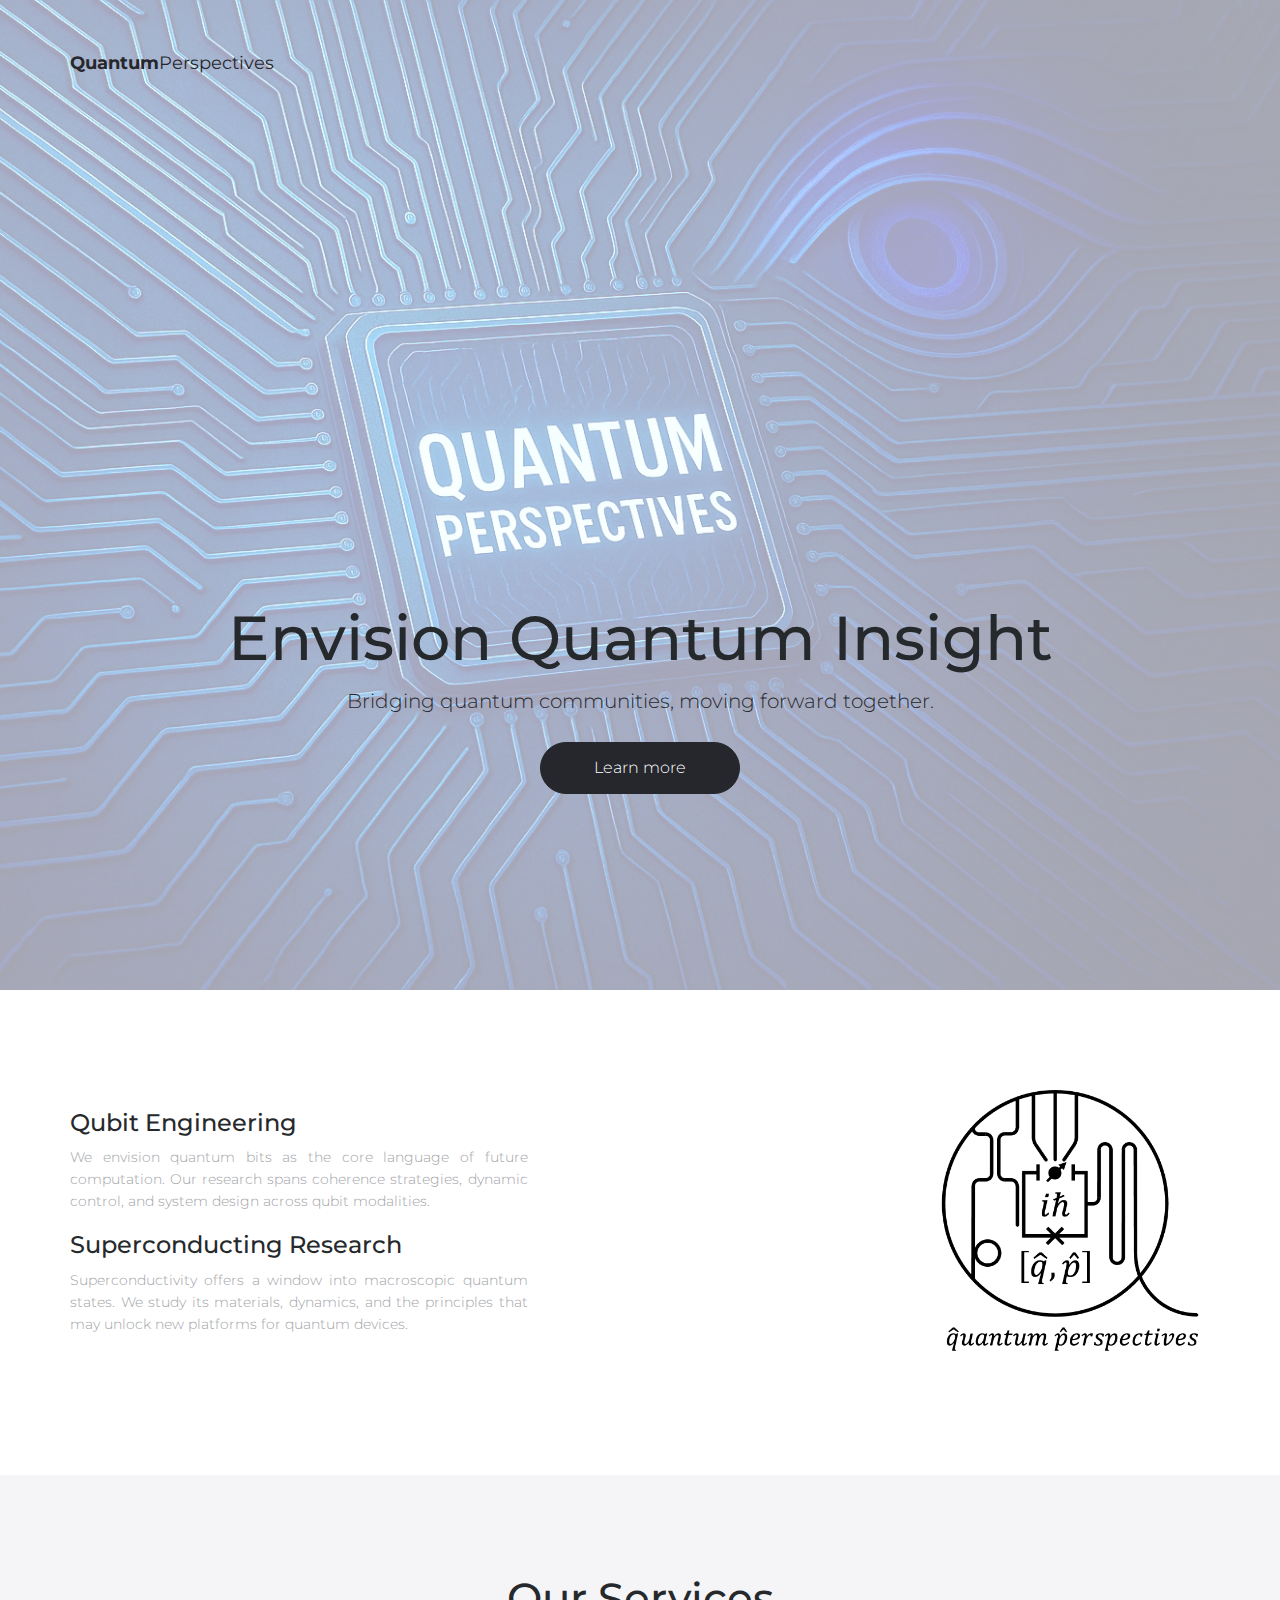
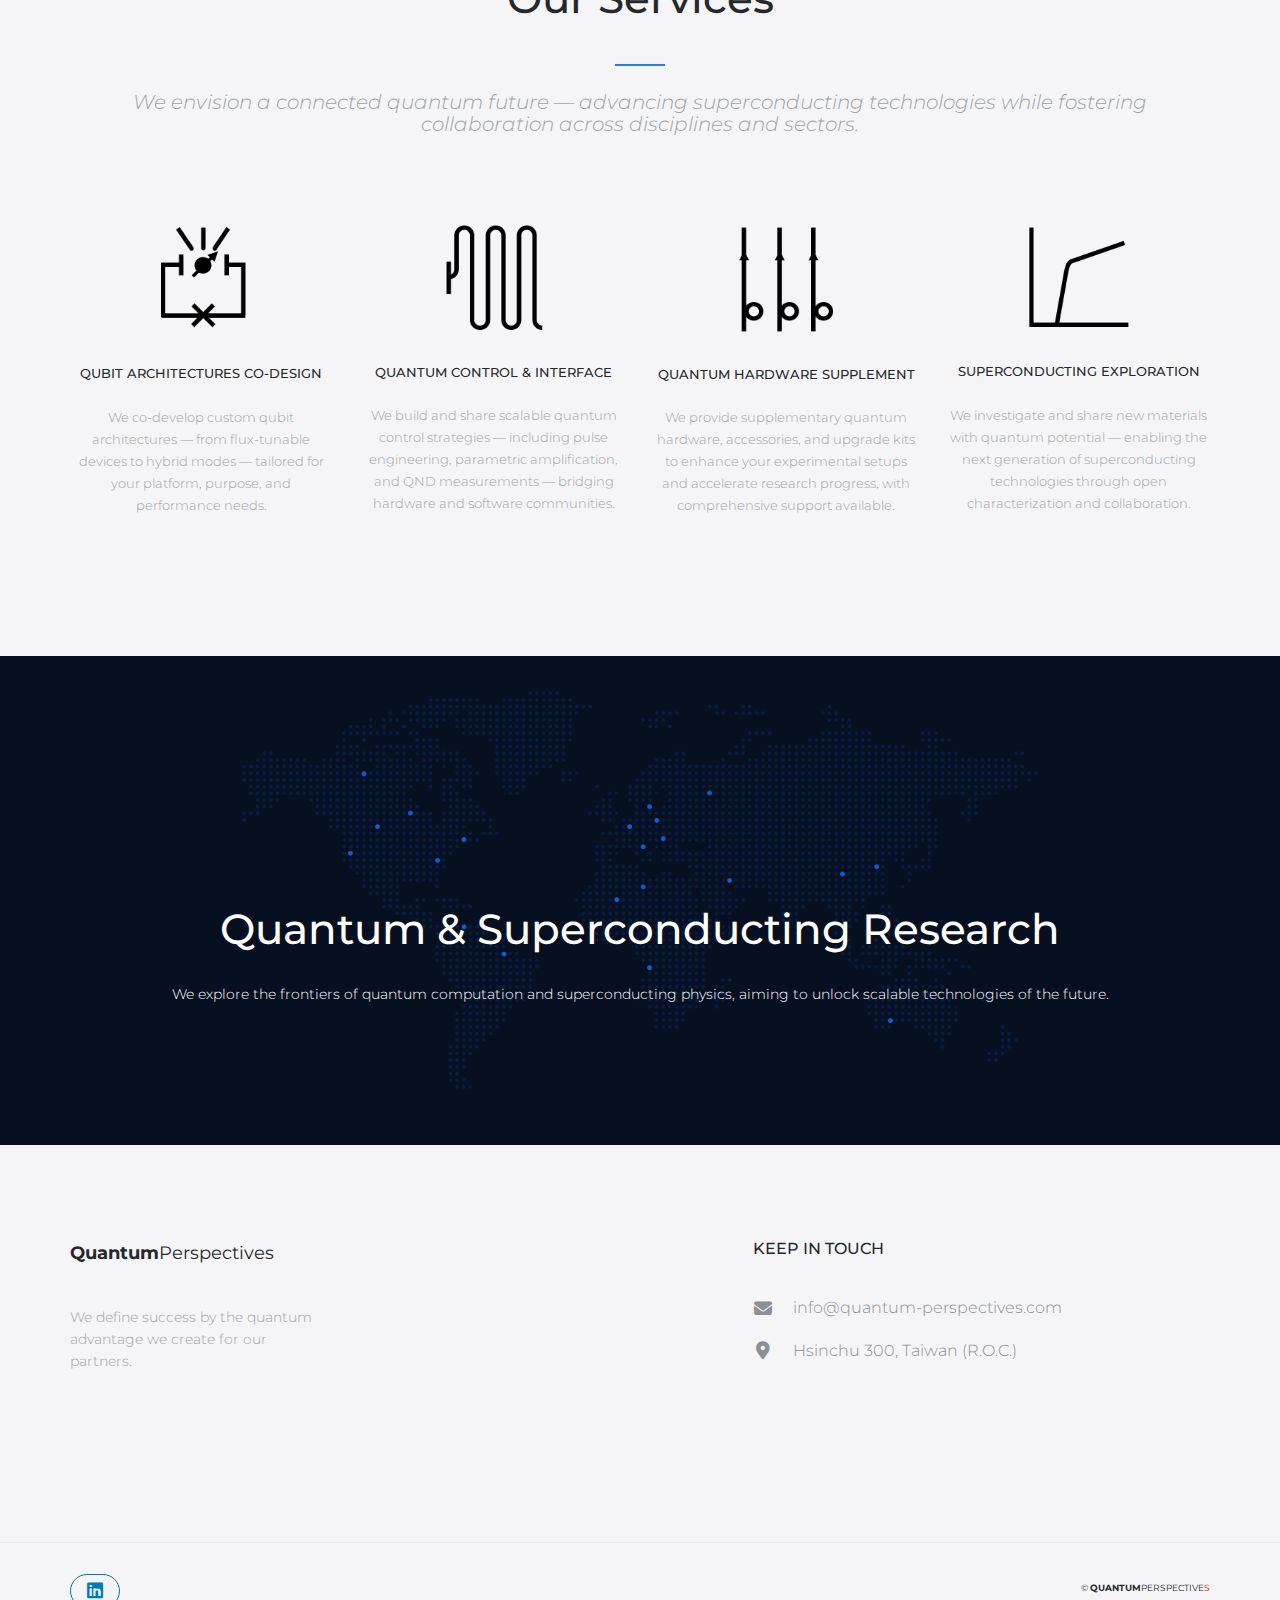
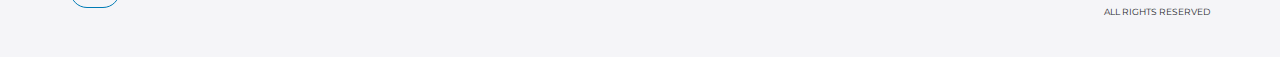
<file: index.html>
<!DOCTYPE html>
<html lang="en">
<head>

    <!-- Basic Page Needs
    ================================================== -->
    <meta http-equiv="Content-Type" content="text/html; charset=utf-8">
    <meta http-equiv="X-UA-Compatible" content="IE=edge">

    <title>Quantum Perspectives</title>

    <meta name="description" content="">
    <meta name="author" content="">
    <meta name="keywords" content="">

    <!-- Mobile Specific Metas
    ================================================== -->
    <meta name="viewport" content="width=device-width, minimum-scale=1.0, maximum-scale=1.0">
    <meta name="apple-mobile-web-app-capable" content="yes">

    <!-- Fonts -->
    <link href="https://fonts.googleapis.com/css?family=Montserrat:300,300i,400,600,700" rel="stylesheet">
    <link rel="stylesheet" href="https://cdnjs.cloudflare.com/ajax/libs/font-awesome/6.5.0/css/all.min.css">

    
    <!-- Favicon
    ================================================== -->
    <link rel="apple-touch-icon" sizes="180x180" href="assets/img/20250525-icon.png">
    <link rel="icon" type="image/png" sizes="16x16" href="assets/img/20250525-icon.png">
    
    
    <!-- Stylesheets
    ================================================== -->
    <!-- Bootstrap core CSS -->
    <link href="assets/css/bootstrap.min.css" rel="stylesheet">

    <!-- Custom styles for this template -->
    <link href="assets/css/style.css" rel="stylesheet">
    <link href="assets/css/responsive.css" rel="stylesheet">

    <!-- HTML5 shim and Respond.js IE8 support of HTML5 elements and media queries -->
    <!--[if lt IE 9]>
    <script src="https://oss.maxcdn.com/libs/html5shiv/3.7.0/html5shiv.js"></script>
    <script src="https://oss.maxcdn.com/libs/respond.js/1.4.2/respond.min.js"></script>
    <![endif]-->
    <link rel="canonical" href="https://www.quantum-perspectives.com/" />
</head>
<body>

    <header id="masthead" class="site-header">
        <nav id="primary-navigation" class="site-navigation">
            <div class="container">

                <div class="navbar-header">
                   
                    <a class="site-title"><span>Quantum</span>Perspectives</a>

                </div><!-- /.navbar-header -->

                <div class="collapse navbar-collapse" id="agency-navbar-collapse">

                    <!--<<ul class="nav navbar-nav navbar-right">

                        <li class="active"><a href="index.html" data-toggle="dropdown">Home</a></li>
                        li class="dropdown"><a href="#" class="dropdown-toggle" data-toggle="dropdown">Pages<i class="fa fa-caret-down hidden-xs" aria-hidden="true"></i></a>

                            <ul class="dropdown-menu" role="menu" aria-labelledby="menu1">
                              <li><a href="portfolio.html">Portfolio</a></li>
                              <li><a href="blog.html">Blog</a></li>
                            </ul>

                        </li>
                        <li><a href="portfolio.html">Portfolio</a></li>
                        <li><a href="blog.html">Blog</a></li>
                        <li><a href="contact.html">Contact</a></li>-->
                        <!--<li><a href="ui-elements.html">UI Elements</a></li>

                    </ul>-->

                </div>

            </div>   
        </nav><!-- /.site-navigation -->
    </header><!-- /#mastheaed -->

    <div id="hero" class="hero overlay">
        <div class="hero-content">
            <div class="hero-text">
                <h1>Envision Quantum Insight</h1>
                <p>Bridging quantum communities, moving forward together.</p>
                <a href="#main" class="btn btn-border">Learn more</a>
            </div><!-- /.hero-text -->
        </div><!-- /.hero-content -->
    </div><!-- /.hero -->

    <main id="main" class="site-main">

        <section class="site-section section-features">
            <div class="container">
                <div class="row">
                    <div class="col-sm-5">
                        <h3>Qubit Engineering</h3>
                        <p style="text-align:justify">
                        We envision quantum bits as the core language of future computation. Our research spans coherence strategies, dynamic control, and system design across qubit modalities.
                        </p>

                        <h3>Superconducting Research</h3>
                        <p style="text-align:justify">
                        Superconductivity offers a window into macroscopic quantum states. We study its materials, dynamics, and the principles that may unlock new platforms for quantum devices.
                        </p>
                    </div>
                    <div class="col-sm-7 hidden-xs">
                        <img src="assets/img/20250526-LOGO-en.png" alt="" style="width: 40%; height: auto;">
                    </div>
                </div>
            </div>
        </section><!-- /.section-features -->

        <section class="site-section section-services gray-bg text-center">
            <div class="container">
                
                <h2 class="heading-separator">Our Services</h2>
                <p class="subheading-text">We envision a connected quantum future — advancing superconducting technologies while fostering collaboration across disciplines and sectors.</p>
                <div class="row">

                    <div class="col-md-3 col-xs-6">
                        <div class="service">
                            <img src="assets/img/A.png" alt="" style="width: 40%; height: auto;">
                            <h3 class="service-title">Qubit Architectures Co-Design</h3>
                            <p class="service-info">We co-develop custom qubit architectures — from flux-tunable devices to hybrid modes — tailored for your platform, purpose, and performance needs.</p>
                        </div>
                    </div>

                    <div class="col-md-3 col-xs-6">
                        <div class="service">
                            <img src="assets/img/B.png" alt="" style="width: 40%; height: auto;">
                            <h3 class="service-title">Quantum Control & Interface</h3>
                            <p class="service-info">We build and share scalable quantum control strategies — including pulse engineering, parametric amplification, and QND measurements — bridging hardware and software communities.</p>
                        </div>
                    </div>

                    <div class="col-md-3 col-xs-6">
                        <div class="service">
                            <img src="assets/img/C.png" alt="" style="width: 40%; height: auto;">
                            <h3 class="service-title">Quantum Hardware Supplement</h3>
                            <p class="service-info">
                                We provide supplementary quantum hardware, accessories, and upgrade kits to enhance your experimental setups and accelerate research progress, with comprehensive support available.
                            </p>
                        </div>
                    </div>
                    
                    
                    <div class="col-md-3 col-xs-6">
                        <div class="service">
                            <img src="assets/img/D.png" alt="" style="width: 40%; height: auto;">
                            <h3 class="service-title">Superconducting Exploration</h3>
                            <p class="service-info">We investigate and share new materials with quantum potential — enabling the next generation of superconducting technologies through open characterization and collaboration.</p>
                        </div>
                    </div>
                </div>


                
            </div>
        </section><!-- /.section-services -->

        <section class="site-section section-map-feature text-center">

            <div class="container">
                <h2>Quantum & Superconducting Research</h2>
                <p>We explore the frontiers of quantum computation and superconducting physics, aiming to unlock scalable technologies of the future.</p>
                
                <!-- <a href="#" class="btn btn-fill">Explore Our Work</a>
                <div class="row d-flex justify-content-center">
                    <div class="col-sm-3 col-xs-6">
                        <div class="counter-item">
                          <p class="counter">3</p>
                          <h3>Materials Explored</h3>
                        </div>
                      </div>
                    <div class="col-sm-3 col-xs-6">
                        <div class="counter-item">
                            <p class="counter" data-to="2" data-speed="1500">0</p>       
                            <h3>Superconducting Devices</h3>
                        </div>     
                    </div>
                    <div class="col-sm-3 col-xs-6">
                        <div class="counter-item">
                            <p class="counter" data-to="7" data-speed="1000">0</p>
                            <h3>Research Articles</h3>
                        </div>
                    </div>
                    <div class="col-sm-3 col-xs-6">
                        <div class="counter-item">
                            <p class="counter" data-to="3" data-speed="1000">0</p>
                            <h3>Collaborating Partners</h3>
                        </div>
                    </div>
                </div>

                <div class="col-sm-3 col-xs-6">
                    <div class="counter-item">
                      <p class="counter">∞</p>
                      <h3>Ideas incubated</h3>
                    </div>
                  </div>
                  <div class="col-sm-3 col-xs-6">
                    <div class="counter-item">
                      <p class="counter">3</p>
                      <h3>Quantum visions</h3>
                    </div>
                  </div>
                  <div class="col-sm-3 col-xs-6">
                    <div class="counter-item">
                      <p class="counter">12</p>
                      <h3>Years in supercurrents</h3>
                    </div>
                  </div>
                  <div class="col-sm-3 col-xs-6">
                    <div class="counter-item">
                      <p class="counter">1</p>
                      <h3>Superconducting dream</h3>
                    </div>
                  </div>-->
            </div>
            
        </section><!-- /.section-map-feature -->

        <!--<section class="site-section section-portfolio">
            <div class="container">
                <div class="text-center">
                    <h2 class="heading-separator">Latest Work</h2>
                    <p class="subheading-text">This is some of our best work</p>
                </div>
                <div class="row">
                    <div class="col-lg-3 col-md-4 col-xs-6">
                        <div class="portfolio-item">
                            <img src="assets/img/portfolio-1.jpg" class="img-res" alt="">
                            <h4 class="portfolio-item-title">Portfolio item</h4>
                            <a href="portfolio-item.html"><i class="fa fa-arrow-right" aria-hidden="true"></i></a>
                        </div><!-- /.portfolio-item 
                    </div>-->
                    <!--<div class="col-lg-3 col-md-4 col-xs-6">
                        <div class="portfolio-item">
                            <img src="assets/img/portfolio-2.jpg" class="img-res" alt="">
                            <h4 class="portfolio-item-title">Portfolio item</h4>
                            <a href="portfolio-item.html"><i class="fa fa-arrow-right" aria-hidden="true"></i></a>
                        </div> /.portfolio-item 
                    </div>-->
                    <!-- <div class="col-lg-3 col-md-4 col-xs-6">
                        <div class="portfolio-item">
                            <img src="assets/img/portfolio-3.jpg" class="img-res" alt="">
                            <h4 class="portfolio-item-title">Portfolio item</h4>
                            <a href="portfolio-item.html"><i class="fa fa-arrow-right" aria-hidden="true"></i></a>
                        </div>/.portfolio-item 
                    </div>-->
                    <!-- <div class="col-lg-3 col-md-4 col-xs-6">
                        <div class="portfolio-item">
                            <img src="assets/img/portfolio-4.jpg" class="img-res" alt="">
                            <h4 class="portfolio-item-title">Portfolio item</h4>
                            <a href="portfolio-item.html"><i class="fa fa-arrow-right" aria-hidden="true"></i></a>
                        </div>/.portfolio-item
                    </div> -->
                    <!--<div class="col-lg-3 col-md-4 col-xs-6">
                        <div class="portfolio-item">
                            <img src="assets/img/portfolio-5.jpg" class="img-res" alt="">
                            <h4 class="portfolio-item-title">Portfolio item</h4>
                            <a href="portfolio-item.html"><i class="fa fa-arrow-right" aria-hidden="true"></i></a>
                        </div><!-- /.portfolio-item 
                    </div>-->
                    <!--<div class="col-lg-3 col-md-4 col-xs-6">
                        <div class="portfolio-item">
                            <img src="assets/img/portfolio-6.jpg" class="img-res" alt="">
                            <h4 class="portfolio-item-title">Portfolio item</h4>
                            <a href="portfolio-item.html"><i class="fa fa-arrow-right" aria-hidden="true"></i></a>
                        </div><!-- /.portfolio-item 
                    </div>-->
                    <!--<div class="col-lg-3 col-md-4 col-xs-6">
                        <div class="portfolio-item">
                            <img src="assets/img/portfolio-1.jpg" class="img-res" alt="">
                            <h4 class="portfolio-item-title">Portfolio item</h4>
                            <a href="portfolio-item.html"><i class="fa fa-arrow-right" aria-hidden="true"></i></a>
                        </div>/.portfolio-item 
                    </div>-->
                    <!--<div class="col-lg-3 col-md-4 col-xs-6">
                        <div class="portfolio-item">
                            <img src="assets/img/portfolio-2.jpg" class="img-res" alt="">
                            <h4 class="portfolio-item-title">Portfolio item</h4>
                            <a href="portfolio-item.html"><i class="fa fa-arrow-right" aria-hidden="true"></i></a>
                        </div> /.portfolio-item 
                    </div>
                </div>
            </div>
        </section> /.section-portfolio -->

        <!-- <section class="site-section section-newsletter text-center">
            <div class="container">
                <h2>Subscribe our newsletters</h2>
                <form class="form-group newsletter-group">
                    <input type="email" class="form-control" placeholder="Your e-mail" required>
                    <button class="btn btn-green" type="button">Subscribe</button>
                </form><!-- /.newsletter-group
            </div>
        </section>/.section-newsletter -->

    </main><!-- /#main -->

    <footer id="colophon" class="site-footer">
        <div class="container">
            <div class="row">
                <div class="col-md-3 col-sm-4 col-xs-6">
                    <a class="site-title"><span>Quantum</span>Perspectives</a>
                    <p>We define success by the quantum advantage we create for our partners.</p>
                </div>
                <div class="col-lg-offset-4 col-md-4 col-sm-5 col-md-offset-2 col-sm-offset-0 col-xs-8 ">
                    <h3>Keep in touch</h3>
                    <ul class="list-unstyled contact-links">
                        <li><i class="fa fa-envelope" aria-hidden="true"></i><a href="mailto:info@quantum-perspectives.com">info@quantum-perspectives.com</a></li>
                        <!--<li><i class="fa fa-phone" aria-hidden="true"></i><a href="tel:+37400800000">+374 (00) 80 00 00 </a></li>
                        <li><i class="fa fa-fax" aria-hidden="true"></i><a href="+37400900000">+374 (00) 90 00 00</a></li>-->
                        <li><i class="fa-solid fa-location-dot"></i><p>Hsinchu 300, Taiwan (R.O.C.)</p></li>
                    </ul>
                    <p></p>
                </div>
                
                <!--<div class="clearfix visible-xs"></div>
                <div class="col-lg-2 col-md-3 col-sm-4 col-xs-6">
                    <h3>Featured links</h3>
                    <ul class="list-unstyled">
                        <li class="active"><a href="index.html">Home</a></li>
                        <li><a href="blog.html">Blog</a></li>
                        <li><a href="portfolio.html">Porfolio</a></li>
                        <li><a href="contact.html">Contact</a></li>
                    </ul>
                </div>-->
            </div>
        </div>
        <div class="copyright">
            <div class="container">
                <div class="row">
                    <div class="col-xs-8">
                        <div class="social-links">
                            <!--<a class="twitter-bg" href="#"><i class="fab fa-twitter"></i></a>-->
                            <!--<<a class="facebook-bg" href="https://www.facebook.com/people/Quantum-Perspectives/61576446849628/"><i class="fab fa-facebook"></i></a>-->
                            <!--<a class="facebook-bg" href="https://www.facebook.com/people/%E9%87%8F%E5%AD%90%E9%81%A0%E8%A6%8BQuantum-Perspectives/61576883632888/"><i class="fab fa-facebook-f"></i></a>-->
                            <!--<a class="pinterest" href="#"><i class="fa-solid fa-microscope"></i></a>-->
                            <a class="linkedin-bg" href="https://www.linkedin.com/company/quantum-perspectives-ihbar"><i class="fab fa-linkedin"></i></a>
                        </div><!-- /.social-links -->
                    </div>
                    <div class="col-xs-4">
                        <div class="text-right">
                            <p>&copy; 
                                <!--<span style="font-weight: bold; color: rgb(51, 106, 155);">Quantum</span>Perspective<span style="color: rgb(212, 19, 19)">s</span>-->
                                <span style="font-weight: bold">Quantum</span>Perspective<span style="color: rgb(212, 19, 19)">s</span>
                              
                              </p>
                            <p>All Rights Reserved</p>
                        </div>
                    </div>
                </div>
            </div>
        </div><!-- /.copyright -->
    </footer><!-- /#footer -->


    <!-- Bootstrap core JavaScript
    ================================================== -->
    <!-- Placed at the end of the document so the pages load faster -->
    <script src="https://ajax.googleapis.com/ajax/libs/jquery/3.1.1/jquery.min.js"></script>
    <script src="assets/js/bootstrap.min.js"></script>
    <script src="assets/js/bootstrap-select.min.js"></script>
    <script src="assets/js/jquery.slicknav.min.js"></script>
    <script src="assets/js/jquery.countTo.min.js"></script>
    <script src="assets/js/jquery.shuffle.min.js"></script>
    <script src="assets/js/script.js"></script>
  
</body>
</html>
</file>
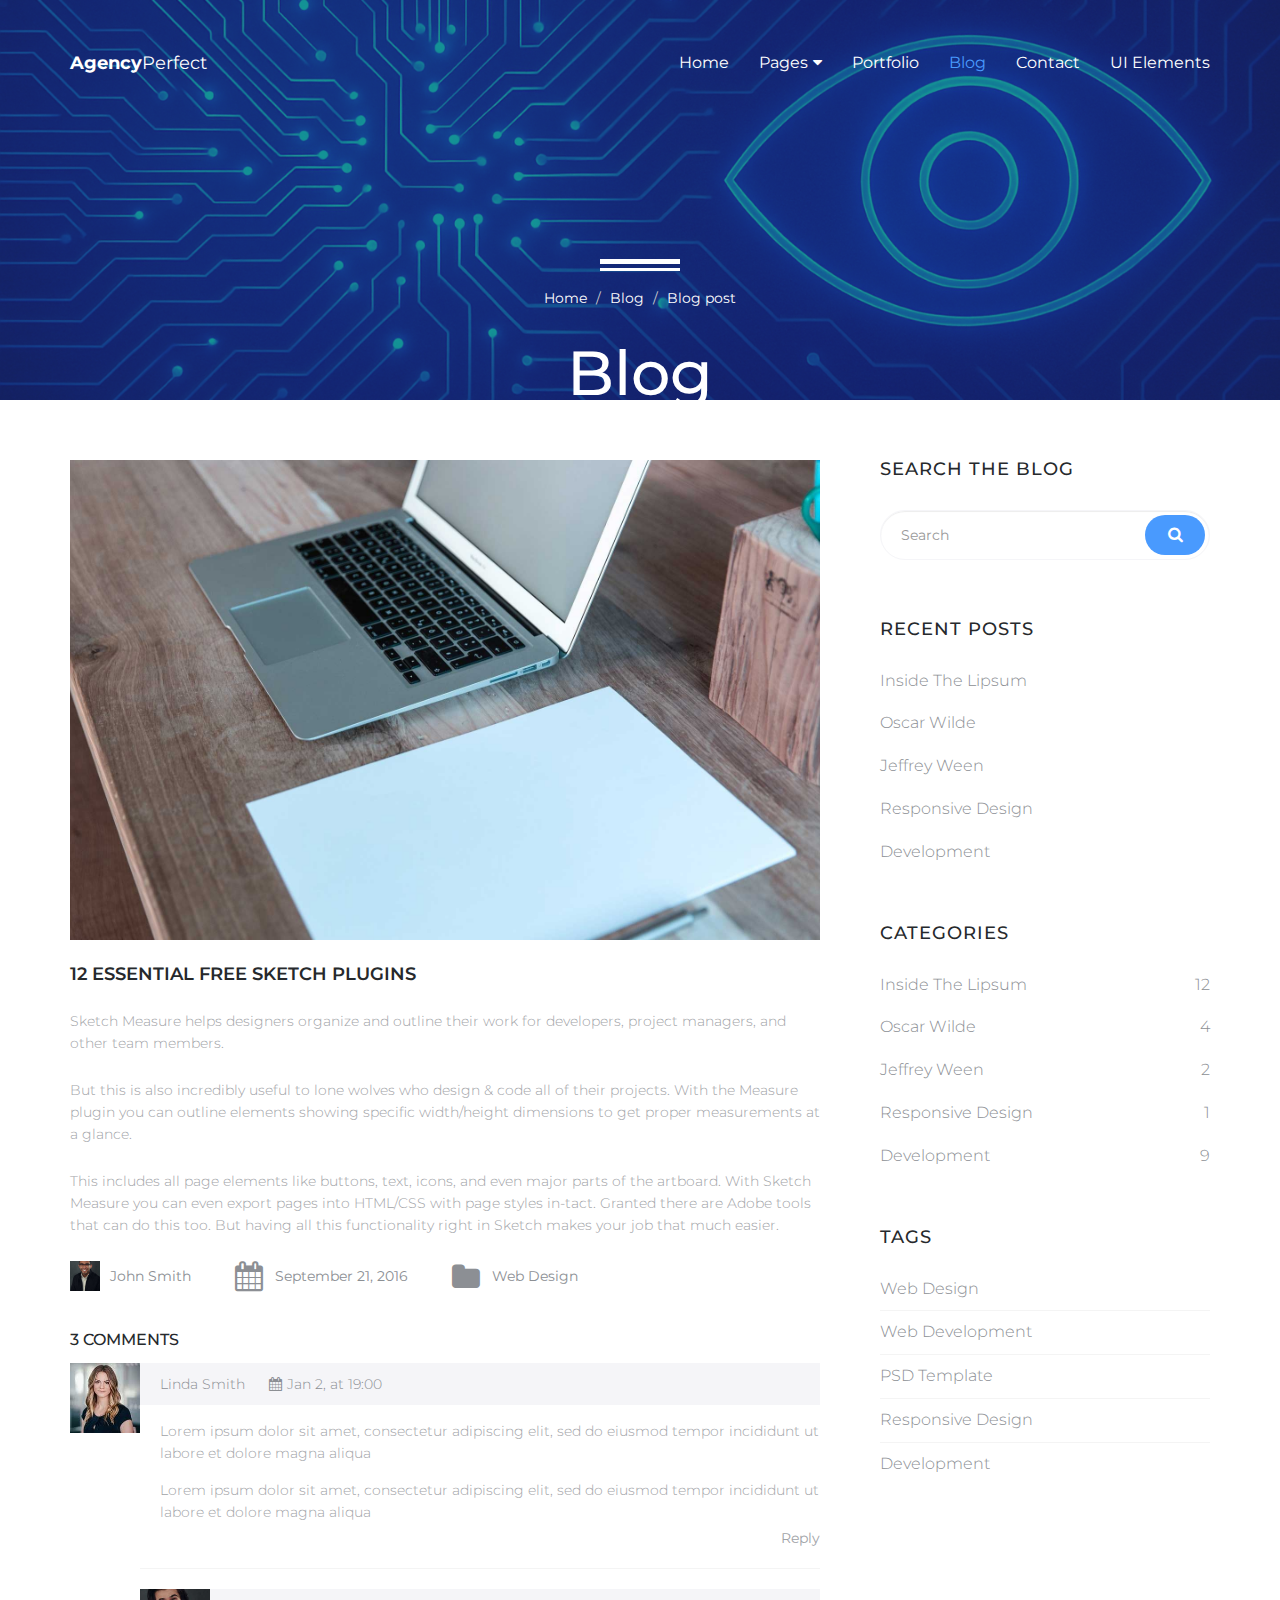
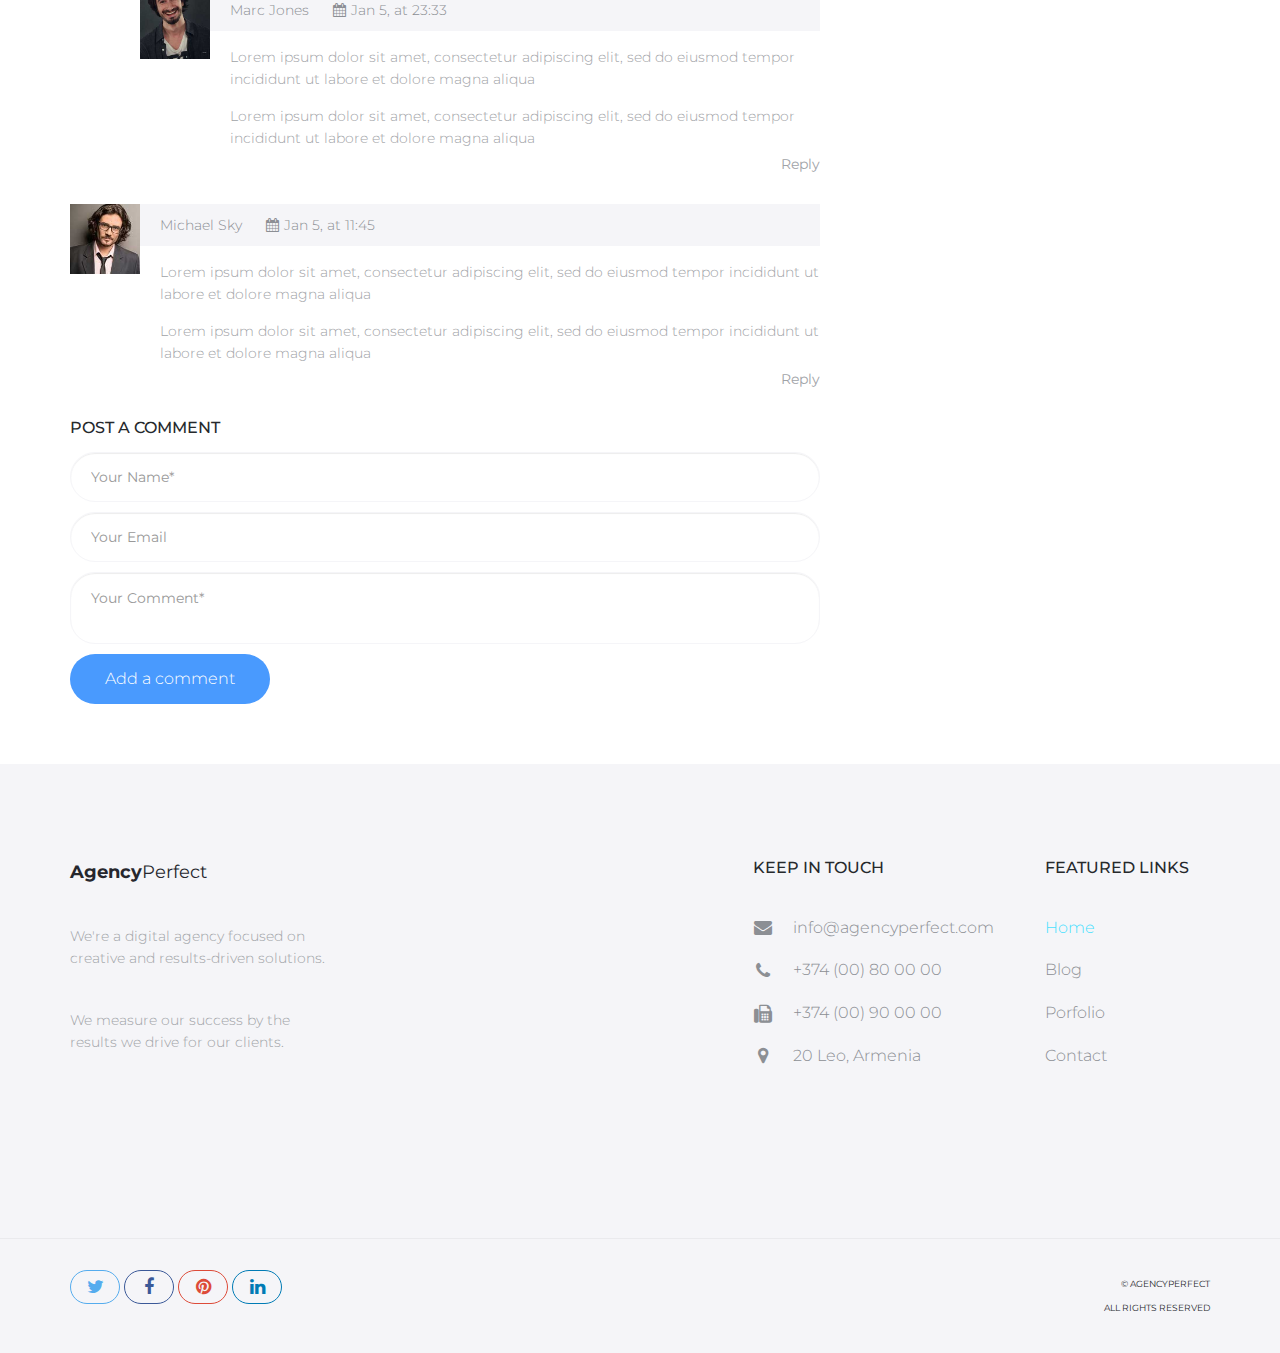
<file: blog-post.html>
<!DOCTYPE html>
<html lang="en">
<head>

    <!-- Basic Page Needs
    ================================================== -->
    <meta http-equiv="Content-Type" content="text/html; charset=utf-8">
    <meta http-equiv="X-UA-Compatible" content="IE=edge">

    <title>Blog Post | Agency Perfect</title>

    <meta name="description" content="">
    <meta name="author" content="">
    <meta name="keywords" content="">

    <!-- Mobile Specific Metas
    ================================================== -->
    <meta name="viewport" content="width=device-width, minimum-scale=1.0, maximum-scale=1.0">
    <meta name="apple-mobile-web-app-capable" content="yes">

    <!-- Fonts -->
    <link href="https://fonts.googleapis.com/css?family=Montserrat:300,300i,400,600,700" rel="stylesheet">
    <link rel="stylesheet" href="http://cdnjs.cloudflare.com/ajax/libs/font-awesome/4.4.0/css/font-awesome.min.css">

    <!-- Favicon
    ================================================== -->
    <link rel="apple-touch-icon" sizes="180x180" href="assets/img/apple-touch-icon.png">
    <link rel="icon" type="image/png" sizes="16x16" href="assets/img/favicon.png">

    <!-- Stylesheets
    ================================================== -->
    <!-- Bootstrap core CSS -->
    <link href="assets/css/bootstrap.min.css" rel="stylesheet">

    <!-- Custom styles for this template -->
    <link href="assets/css/style.css" rel="stylesheet">
    <link href="assets/css/responsive.css" rel="stylesheet">

    <!-- HTML5 shim and Respond.js IE8 support of HTML5 elements and media queries -->
    <!--[if lt IE 9]>
    <script src="https://oss.maxcdn.com/libs/html5shiv/3.7.0/html5shiv.js"></script>
    <script src="https://oss.maxcdn.com/libs/respond.js/1.4.2/respond.min.js"></script>
    <![endif]-->

</head>
<body>

    <header id="masthead" class="site-header site-header-white">
        <nav id="primary-navigation" class="site-navigation">
            <div class="container">

                <div class="navbar-header">
                   
                    <a href="index.html" class="site-title"><span>Agency</span>Perfect</a>

                </div><!-- /.navbar-header -->

                <div class="collapse navbar-collapse" id="agency-navbar-collapse">

                    <ul class="nav navbar-nav navbar-right">

                        <li><a href="index.html">Home</a></li>
                        <li class="dropdown"><a href="#" class="dropdown-toggle" data-toggle="dropdown">Pages<i class="fa fa-caret-down hidden-xs" aria-hidden="true"></i></a>

                            <ul class="dropdown-menu" role="menu" aria-labelledby="menu1">
                              <li><a href="portfolio.html">Portfolio</a></li>
                              <li><a href="blog.html">Blog</a></li>
                            </ul>

                        </li>
                        <li><a href="portfolio.html">Portfolio</a></li>
                        <li class="active"><a href="blog.html">Blog</a></li>
                        <li><a href="contact.html">Contact</a></li>
                        <li><a href="ui-elements.html">UI Elements</a></li>
                        
                    </ul>

                </div>

            </div>   
        </nav><!-- /.site-navigation -->
    </header><!-- /#mastheaed -->

    <div id="hero" class="hero overlay subpage-hero blog-hero">
        <div class="hero-content">
            <div class="hero-text">
                <h1>Blog</h1>
                <ol class="breadcrumb">
                  <li class="breadcrumb-item"><a href="index.html">Home</a></li>
                  <li class="breadcrumb-item"><a href="blog.html">Blog</a></li>
                  <li class="breadcrumb-item active">Blog post</li>
                </ol>
            </div><!-- /.hero-text -->
        </div><!-- /.hero-content -->
    </div><!-- /.hero -->

    <main id="main" class="site-main">

        <section class="site-section subpage-site-section section-blog">
            <div class="container">
                <div class="row">
                    <div class="col-md-8">
                        <article class="blog-post">
                            <img src="assets/img/portfolio-1.jpg" class="img-res" alt="">
                            <div class="post-content">
                                <h2 class="post-title">12 Essential Free Sketch Plugins</h2>
                                <p>Sketch Measure helps designers organize and outline their work for developers, project managers, and other team members.</p>
                                <p>But this is also incredibly useful to lone wolves who design & code all of their projects. With the Measure plugin you can outline elements showing specific width/height dimensions to get proper measurements at a glance.</p>
                                <p>This includes all page elements like buttons, text, icons, and even major parts of the artboard. With Sketch Measure you can even export pages into HTML/CSS with page styles in-tact. Granted there are Adobe tools that can do this too. But having all this functionality right in Sketch makes your job that much easier.</p>
  
                                <div class="post-meta">
                                    <span class="post-author">
                                        <a href="#"><img class="img-res" src="assets/img/author.jpg" alt=""> John Smith</a>
                                    </span>
                                    <span class="post-date">
                                        <a href=""><i class="fa fa-calendar" aria-hidden="true"></i> September 21, 2016</a>
                                        </span>
                                    <span class="post-category">
                                        <a href=""><i class="fa fa-folder" aria-hidden="true"></i> Web Design</a>
                                    </span>
                                </div><!-- /.post-meta -->
                            </div><!-- /.post-content -->
                        </article><!-- /.blog-post -->
                        <div id="PostComments" class="post-comments">
                            <h3>3 Comments</h3>
                            <div class="post-comment">

                                <img class="img-res" src="assets/img/author-2.jpg" alt="">

                                <div class="post-comment-content">
                                    
                                    <div class="post-comment-content-details">
                                        <p class="post-comment-author-name">Linda Smith</p>
                                        <p class="post-comment-date"><i class="fa fa-calendar" aria-hidden="true"></i>Jan 2, at 19:00</p>
                                    </div><!-- /.post-content-details -->
                                    <p class="comment">Lorem ipsum dolor sit amet, consectetur adipiscing elit, sed do eiusmod tempor incididunt ut labore et dolore magna aliqua</p>

                                    <p class="comment">Lorem ipsum dolor sit amet, consectetur adipiscing elit, sed do eiusmod tempor incididunt ut labore et dolore magna aliqua</p>
                                    <div class="text-right comment-reply">
                                        <a href="#">Reply</a>
                                    </div>
                                        
                                </div><!-- /.post-comment-content --> 
                            </div><!-- /.post-comment --> 
                            <div class="replied">
                                <div class="post-comment">

                                    <img class="img-res" src="assets/img/author-3.jpg" alt="">

                                    <div class="post-comment-content">
                                        
                                        <div class="post-comment-content-details">
                                            <p class="post-comment-author-name">Marc Jones</p>
                                            <p class="post-comment-date"><i class="fa fa-calendar" aria-hidden="true"></i>Jan 5, at 23:33</p>
                                        </div><!-- /.post-content-details -->
                                        <p class="comment">Lorem ipsum dolor sit amet, consectetur adipiscing elit, sed do eiusmod tempor incididunt ut labore et dolore magna aliqua</p>

                                        <p class="comment">Lorem ipsum dolor sit amet, consectetur adipiscing elit, sed do eiusmod tempor incididunt ut labore et dolore magna aliqua</p>
                                        <div class="text-right comment-reply">
                                            <a href="#">Reply</a>
                                        </div>
                                            
                                    </div><!-- /.post-comment-content --> 
                                </div><!-- /.post-comment --> 
                            </div><!-- /.replied -->
                            <div class="post-comment">

                                <img class="img-res" src="assets/img/author-4.jpg" alt="">

                                <div class="post-comment-content">
                                    
                                    <div class="post-comment-content-details">
                                        <p class="post-comment-author-name">Michael Sky</p>
                                        <p class="post-comment-date"><i class="fa fa-calendar" aria-hidden="true"></i>Jan 5, at 11:45</p>
                                    </div><!-- /.post-content-details -->
                                    <p class="comment">Lorem ipsum dolor sit amet, consectetur adipiscing elit, sed do eiusmod tempor incididunt ut labore et dolore magna aliqua</p>

                                    <p class="comment">Lorem ipsum dolor sit amet, consectetur adipiscing elit, sed do eiusmod tempor incididunt ut labore et dolore magna aliqua</p>
                                    <div class="text-right comment-reply">
                                        <a href="#">Reply</a>
                                    </div>
                                        
                                </div><!-- /.post-comment-content --> 
                            </div><!-- /.post-comment --> 
                        </div><!-- /#PostComments -->
                        <div class="respond">
                            <h3>Post a Comment</h3>
                            <form class="form-horizontal">
                                <input class="form-control" type="text" placeholder="Your Name*" required>
                                <input class="form-control" type="email" placeholder="Your Email" required>
                                <textarea class="form-control form-control-comment" type="text" placeholder="Your Comment*" required></textarea>
                                <button class="btn btn-green">Add a comment</button>
                            </form>    
                        </div><!-- /.respond -->
                    </div>
                    <aside class="col-md-4">
                        <div class="sidebar">
                            <div class="widget search-form">
                                <h4 class="widget-title">Search the blog</h4>
                                <form class="form-group">
                                    <input type="text" class="form-control" placeholder="Search" required>
                                    <button class="btn btn-green" type="button"><i class="fa fa-search" aria-hidden="true"></i></button>
                                </form>
                            </div><!-- /.search-form -->
                            <div class="widget widget-recent-posts">
                                <h4 class="widget-title">Recent posts</h4>
                                <ul class="list-unstyled">
                                    <li><a href="#">Inside The Lipsum</a></li>
                                    <li><a href="#">Oscar Wilde</a></li>
                                    <li><a href="#">Jeffrey Ween</a></li>
                                    <li><a href="#">Responsive Design</a></li>
                                    <li><a href="#">Development</a></li>
                                </ul>
                            </div><!-- /.widget-recent-posts -->
                            <div class="widget widget-categories">
                                <h4 class="widget-title">Categories</h4>
                                <ul class="list-unstyled">
                                    <li><a href="#">Inside The Lipsum <span>12</span></a></li>
                                    <li><a href="#">Oscar Wilde<span>4</span></a></li>
                                    <li><a href="#">Jeffrey Ween<span>2</span></a></li>
                                    <li><a href="#">Responsive Design<span>1</span></a></li>
                                    <li><a href="#">Development<span>9</span></a></li>
                                </ul>
                            </div><!-- /.widget-categories -->
                            <div class="widget widget-tags">
                                <h4 class="widget-title">Tags</h4>
                                <ul class="list-unstyled">
                                    <li><a href="#">Web Design</a></li>
                                    <li><a href="#">Web Development</a></li>
                                    <li><a href="#">PSD Template</a></li>
                                    <li><a href="#">Responsive Design</a></li>
                                    <li><a href="#">Development</a></li>
                                </ul>
                            </div><!-- /.widget-tags -->
                        </div><!-- /.sidebar -->
                    </aside>
                </div>
            </div>
        </section><!-- /.section-portfolio -->

    </main><!-- /#main -->

    <footer id="colophon" class="site-footer">
        <div class="container">
            <div class="row">
                <div class="col-md-3 col-sm-4 col-xs-6">
                    <a class="site-title"><span>Agency</span>Perfect</a>
                    <p>We're a digital agency focused on creative and results-driven solutions.</p>
                    <p>We measure our success by the results we drive for our clients.</p>
                </div>
                <div class="col-lg-offset-4 col-md-3 col-sm-4 col-md-offset-2 col-sm-offset-0 col-xs-6 ">
                    <h3>Keep in touch</h3>
                    <ul class="list-unstyled contact-links">
                        <li><i class="fa fa-envelope" aria-hidden="true"></i><a href="mailto:info@agencyperfect.com">info@agencyperfect.com</a></li>
                        <li><i class="fa fa-phone" aria-hidden="true"></i><a href="tel:+37400800000">+374 (00) 80 00 00 </a></li>
                        <li><i class="fa fa-fax" aria-hidden="true"></i><a href="+37400900000">+374 (00) 90 00 00</a></li>
                        <li><i class="fa fa-map-marker" aria-hidden="true"></i><p>20 Leo, Armenia</p></li>
                    </ul>
                </div>
                <div class="clearfix visible-xs"></div>
                <div class="col-lg-2 col-md-3 col-sm-4 col-xs-6">
                    <h3>Featured links</h3>
                    <ul class="list-unstyled">
                        <li class="active"><a href="index.html">Home</a></li>
                        <li><a href="blog.html">Blog</a></li>
                        <li><a href="portfolio.html">Porfolio</a></li>
                        <li><a href="contact.html">Contact</a></li>
                    </ul>
                </div>
            </div>
        </div>
        <div class="copyright">
            <div class="container">
                <div class="row">
                    <div class="col-xs-8">
                        <div class="social-links">
                            <a class="twitter-bg" href="#"><i class="fa fa-twitter"></i></a>
                            <a class="facebook-bg" href="#"><i class="fa fa-facebook"></i></a>
                            <a class="pinterest" href="#"><i class="fa fa-pinterest"></i></a>
                            <a class="linkedin-bg" href="#"><i class="fa fa-linkedin"></i></a>
                        </div><!-- /.social-links -->
                    </div>
                    <div class="col-xs-4">
                        <div class="text-right">
                            <p>&copy; AgencyPerfect</p>
                            <p>All Rights Reserved</p>
                        </div>
                    </div>
                </div>
            </div>
        </div><!-- /.copyright -->
    </footer><!-- /#footer -->



    <!-- Bootstrap core JavaScript
    ================================================== -->
    <!-- Placed at the end of the document so the pages load faster -->
    <script src="https://ajax.googleapis.com/ajax/libs/jquery/3.1.1/jquery.min.js"></script>
    <script src="assets/js/bootstrap.min.js"></script>
    <script src="assets/js/bootstrap-select.min.js"></script>
    <script src="assets/js/jquery.slicknav.min.js"></script>
    <script src="assets/js/jquery.countTo.min.js"></script>
    <script src="assets/js/jquery.shuffle.min.js"></script>
    <script src="assets/js/script.js"></script>
  
</body>
</html>
</file>
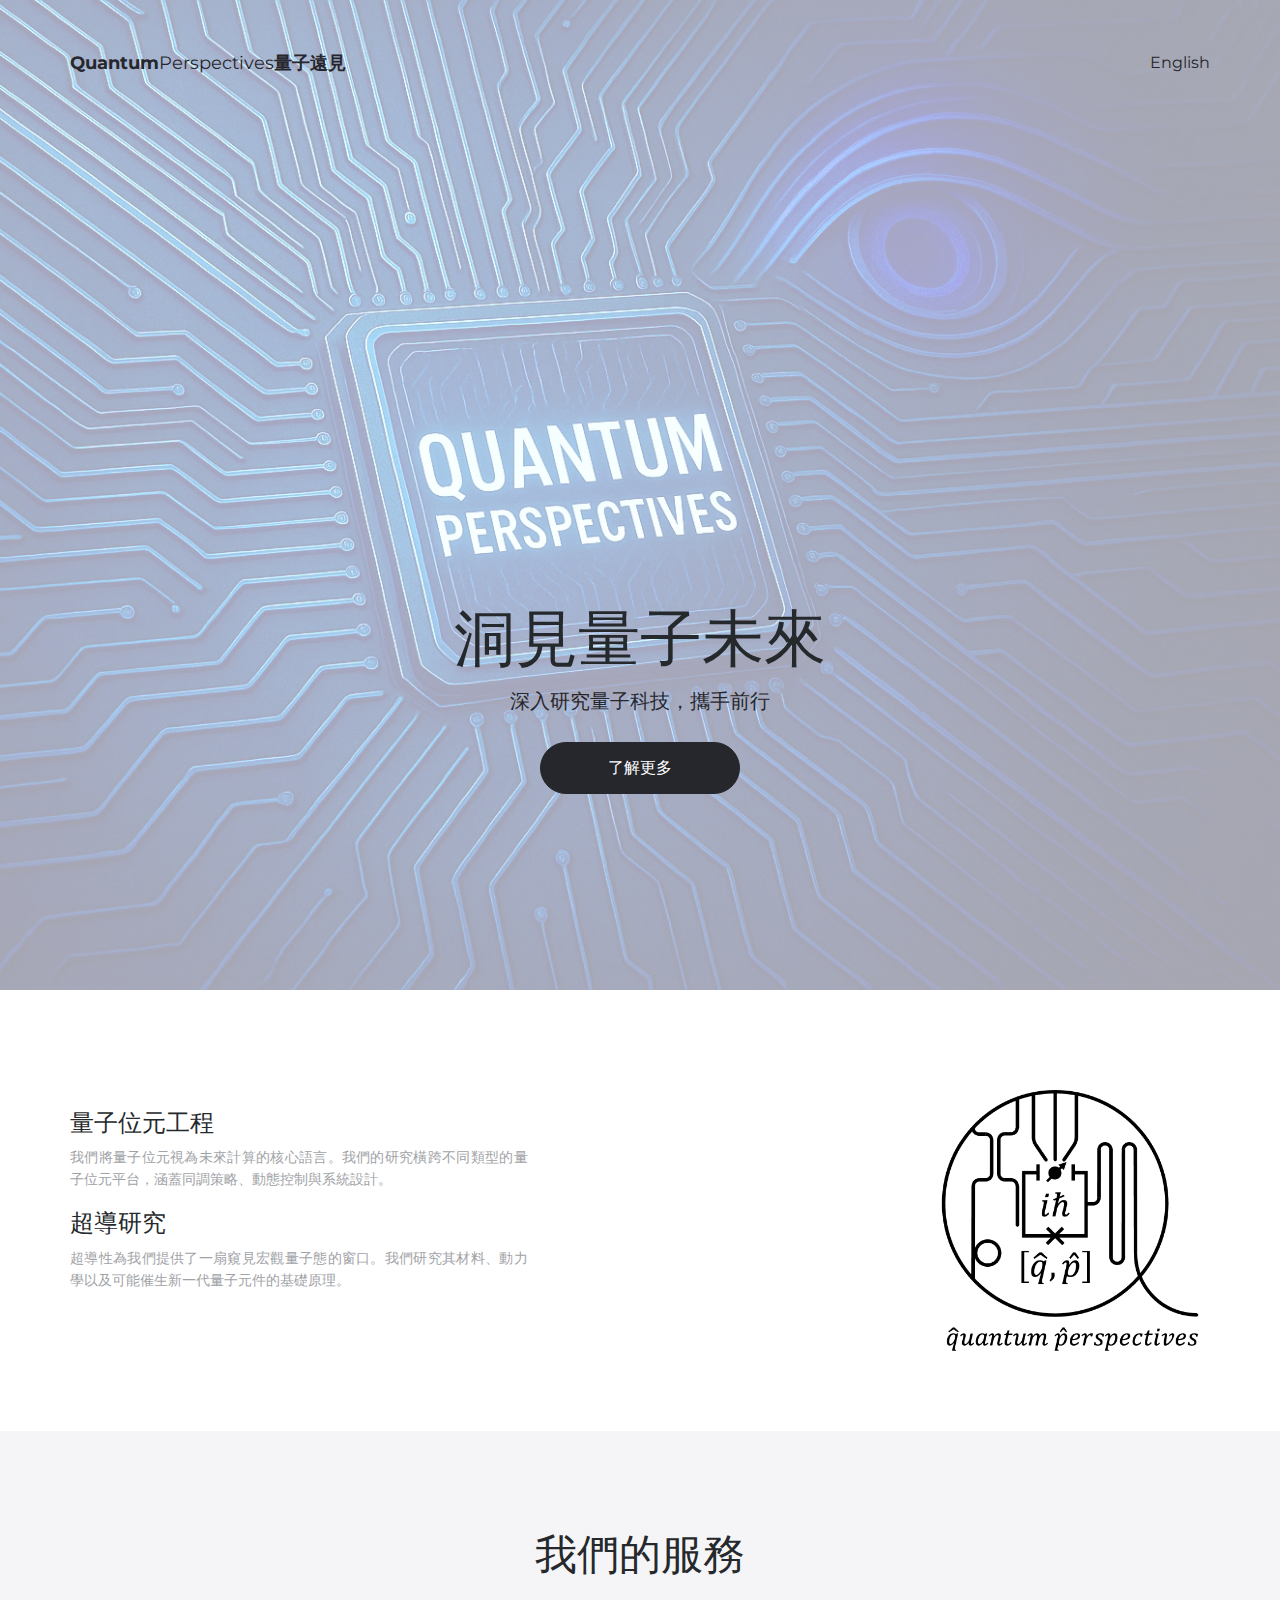
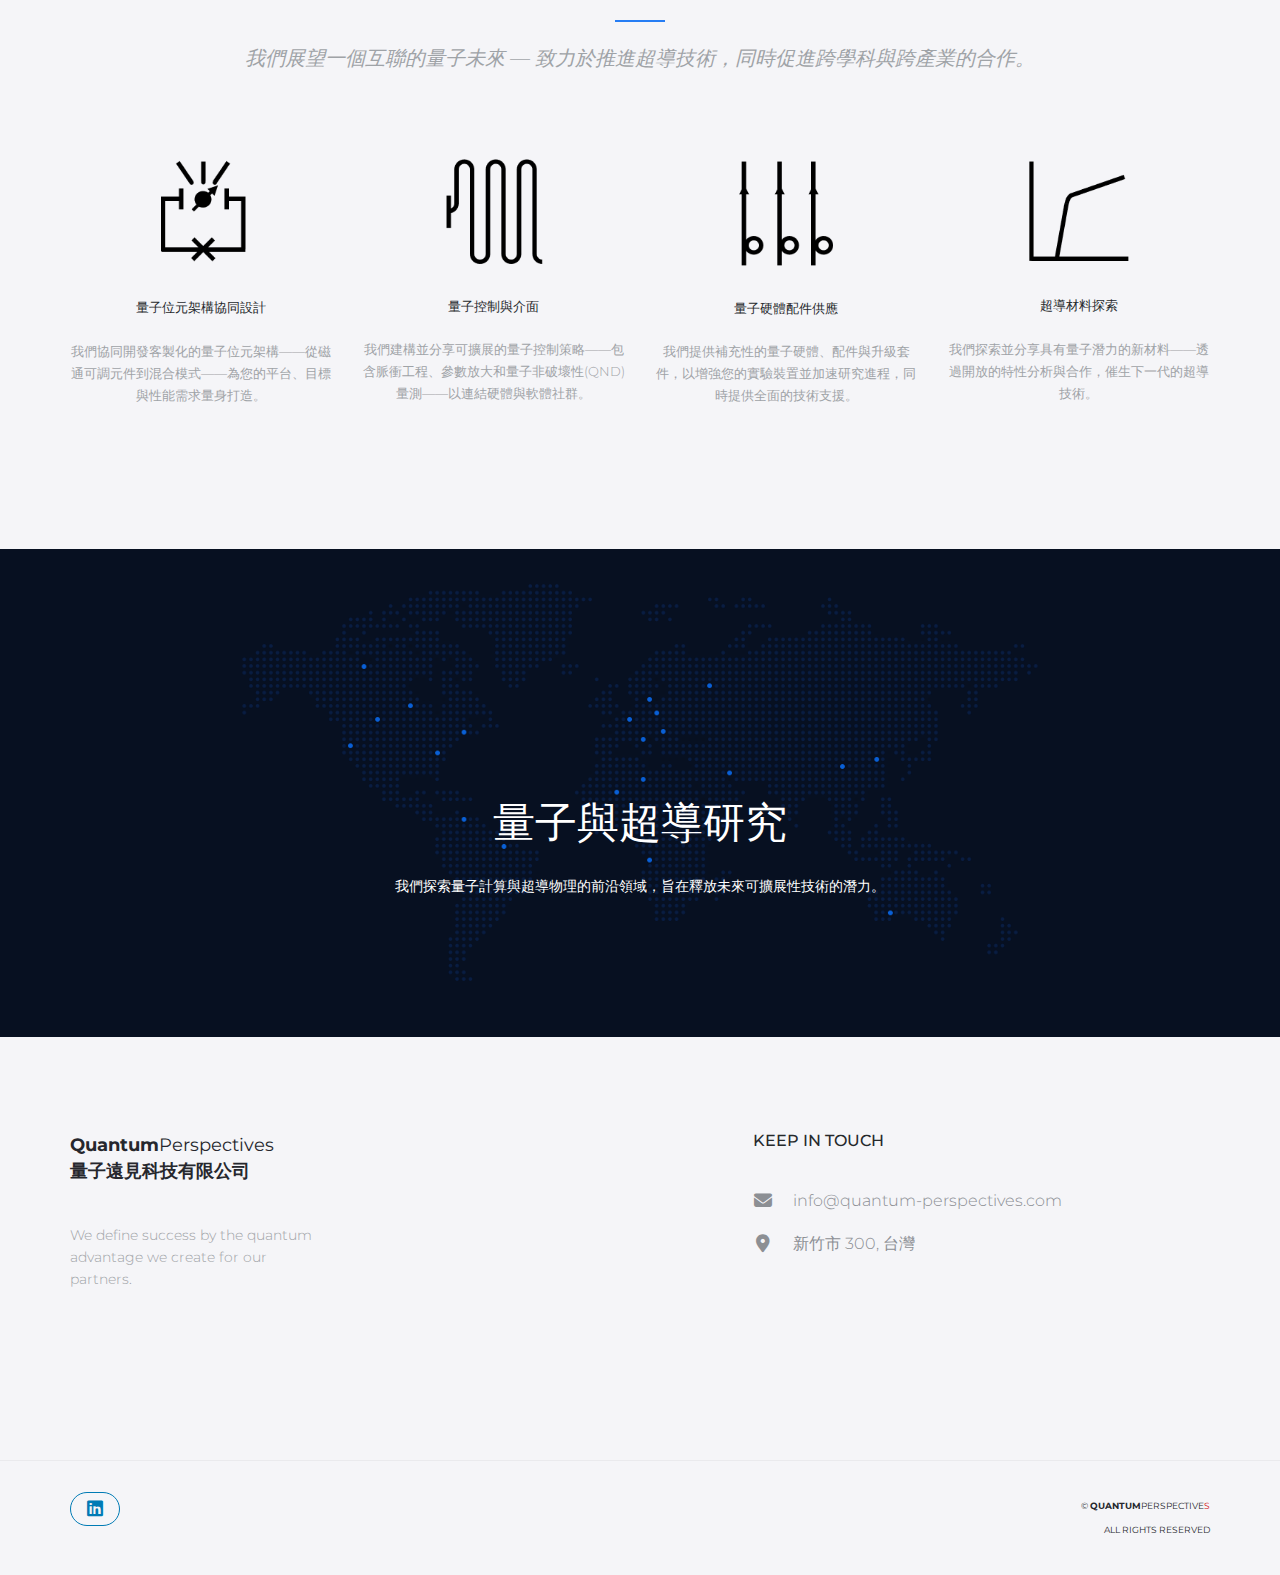
<file: ihbar_ch.html>
<!DOCTYPE html>
<html lang="en">
<head>

    <!-- Basic Page Needs
    ================================================== -->
    <meta http-equiv="Content-Type" content="text/html; charset=utf-8">
    <meta http-equiv="X-UA-Compatible" content="IE=edge">

    <title>量子遠見Quantum Perspectives</title>

    <meta name="description" content="">
    <meta name="author" content="">
    <meta name="keywords" content="">

    <!-- Mobile Specific Metas
    ================================================== -->
    <meta name="viewport" content="width=device-width, minimum-scale=1.0, maximum-scale=1.0">
    <meta name="apple-mobile-web-app-capable" content="yes">

    <!-- Fonts -->
    <link href="https://fonts.googleapis.com/css?family=Montserrat:300,300i,400,600,700" rel="stylesheet">
    <link rel="stylesheet" href="https://cdnjs.cloudflare.com/ajax/libs/font-awesome/6.5.0/css/all.min.css">

    
    <!-- Favicon
    ================================================== -->
    <link rel="apple-touch-icon" sizes="180x180" href="assets/img/Q-hbar.png">
    <link rel="icon" type="image/png" sizes="16x16" href="assets/img/Q-hbar.png">
    
    
    <!-- Stylesheets
    ================================================== -->
    <!-- Bootstrap core CSS -->
    <link href="assets/css/bootstrap.min.css" rel="stylesheet">

    <!-- Custom styles for this template -->
    <link href="assets/css/style.css" rel="stylesheet">
    <link href="assets/css/responsive.css" rel="stylesheet">

    <!-- HTML5 shim and Respond.js IE8 support of HTML5 elements and media queries -->
    <!--[if lt IE 9]>
    <script src="https://oss.maxcdn.com/libs/html5shiv/3.7.0/html5shiv.js"></script>
    <script src="https://oss.maxcdn.com/libs/respond.js/1.4.2/respond.min.js"></script>
    <![endif]-->
    <link rel="canonical" href="https://www.quantum-perspectives.com/ihbar_ch.html">
</head>
<body>

    <header id="masthead" class="site-header">
        <nav id="primary-navigation" class="site-navigation">
            <div class="container">

                <div class="navbar-header">
                   
                    <a class="site-title"><span>Quantum</span>Perspectives<span>量子遠見</span></a>

                </div><!-- /.navbar-header -->

                <div class="collapse navbar-collapse" id="agency-navbar-collapse">

                    <ul class="nav navbar-nav navbar-right">

                        <!--<li class="active"><a href="index.html" data-toggle="dropdown">Home</a></li>
                        li class="dropdown"><a href="#" class="dropdown-toggle" data-toggle="dropdown">Pages<i class="fa fa-caret-down hidden-xs" aria-hidden="true"></i></a>

                            <ul class="dropdown-menu" role="menu" aria-labelledby="menu1">
                              <li><a href="portfolio.html">Portfolio</a></li>
                              <li><a href="blog.html">Blog</a></li>
                            </ul>

                        </li>
                        <li><a href="portfolio.html">Portfolio</a></li>
                        <li><a href="blog.html">Blog</a></li>
                        <li><a href="contact.html">Contact</a></li>
                        <li><a href="ui-elements.html">UI Elements</a></li>-->
                        <li><a href="./index.html">English</a></li>

                    </ul>

                </div>

            </div>   
        </nav><!-- /.site-navigation -->
    </header><!-- /#mastheaed -->

    <div id="hero" class="hero overlay">
        <div class="hero-content">
            <div class="hero-text">
                <h1>洞見量子未來</h1>
                <p>深入研究量子科技，攜手前行</p>
                <a href="#main" class="btn btn-border">了解更多</a>
            </div><!-- /.hero-text -->
        </div><!-- /.hero-content -->
    </div><!-- /.hero -->

    <main id="main" class="site-main">

        <section class="site-section section-features">
            <div class="container">
                <div class="row">
                    <div class="col-sm-5">
                        <h3>量子位元工程</h3>
                        <p style="text-align:justify">
                        我們將量子位元視為未來計算的核心語言。我們的研究橫跨不同類型的量子位元平台，涵蓋同調策略、動態控制與系統設計。
                        </p>
    
                        <h3>超導研究</h3>
                        <p style="text-align:justify">
                        超導性為我們提供了一扇窺見宏觀量子態的窗口。我們研究其材料、動力學以及可能催生新一代量子元件的基礎原理。
                        </p>
                    </div>
                    <div class="col-sm-7 hidden-xs">
                        <img src="assets/img/20250526-LOGO-en.png" alt="Logo" style="width: 40%; height: auto;">
                    </div>
                </div>
            </div>
        </section><section class="site-section section-services gray-bg text-center">
            <div class="container">
                
                <h2 class="heading-separator">我們的服務</h2>
                <p class="subheading-text">我們展望一個互聯的量子未來 — 致力於推進超導技術，同時促進跨學科與跨產業的合作。</p>
                <div class="row">
    
                    <div class="col-md-3 col-xs-6">
                        <div class="service">
                            <img src="assets/img/A.png" alt="Qubit Architectures Co-Design" style="width: 40%; height: auto;">
                            <h3 class="service-title">量子位元架構協同設計</h3>
                            <p class="service-info">我們協同開發客製化的量子位元架構——從磁通可調元件到混合模式——為您的平台、目標與性能需求量身打造。</p>
                        </div>
                    </div>
    
                    <div class="col-md-3 col-xs-6">
                        <div class="service">
                            <img src="assets/img/B.png" alt="Quantum Control & Interface" style="width: 40%; height: auto;">
                            <h3 class="service-title">量子控制與介面</h3>
                            <p class="service-info">我們建構並分享可擴展的量子控制策略——包含脈衝工程、參數放大和量子非破壞性(QND)量測——以連結硬體與軟體社群。</p>
                        </div>
                    </div>
    
                    <div class="col-md-3 col-xs-6">
                        <div class="service">
                            <img src="assets/img/C.png" alt="Quantum Hardware Supplement" style="width: 40%; height: auto;">
                            <h3 class="service-title">量子硬體配件供應</h3>
                            <p class="service-info">
                                我們提供補充性的量子硬體、配件與升級套件，以增強您的實驗裝置並加速研究進程，同時提供全面的技術支援。
                            </p>
                        </div>
                    </div>
                    
                    
                    <div class="col-md-3 col-xs-6">
                        <div class="service">
                            <img src="assets/img/D.png" alt="Superconducting Exploration" style="width: 40%; height: auto;">
                            <h3 class="service-title">超導材料探索</h3>
                            <p class="service-info">我們探索並分享具有量子潛力的新材料——透過開放的特性分析與合作，催生下一代的超導技術。</p>
                        </div>
                    </div>
                </div>
    
            </div>
        </section><section class="site-section section-map-feature text-center">
    
            <div class="container">
                <h2>量子與超導研究</h2>
                <p>我們探索量子計算與超導物理的前沿領域，旨在釋放未來可擴展性技術的潛力。</p>
                <!-- <a href="#" class="btn btn-fill">Explore Our Work</a>
                <div class="row d-flex justify-content-center">
                    <div class="col-sm-3 col-xs-6">
                        <div class="counter-item">
                          <p class="counter">3</p>
                          <h3>Materials Explored</h3>
                        </div>
                      </div>
                    <div class="col-sm-3 col-xs-6">
                        <div class="counter-item">
                            <p class="counter" data-to="2" data-speed="1500">0</p>       
                            <h3>Superconducting Devices</h3>
                        </div>     
                    </div>
                    <div class="col-sm-3 col-xs-6">
                        <div class="counter-item">
                            <p class="counter" data-to="7" data-speed="1000">0</p>
                            <h3>Research Articles</h3>
                        </div>
                    </div>
                    <div class="col-sm-3 col-xs-6">
                        <div class="counter-item">
                            <p class="counter" data-to="3" data-speed="1000">0</p>
                            <h3>Collaborating Partners</h3>
                        </div>
                    </div>
                </div>

                <div class="col-sm-3 col-xs-6">
                    <div class="counter-item">
                      <p class="counter">∞</p>
                      <h3>Ideas incubated</h3>
                    </div>
                  </div>
                  <div class="col-sm-3 col-xs-6">
                    <div class="counter-item">
                      <p class="counter">3</p>
                      <h3>Quantum visions</h3>
                    </div>
                  </div>
                  <div class="col-sm-3 col-xs-6">
                    <div class="counter-item">
                      <p class="counter">12</p>
                      <h3>Years in supercurrents</h3>
                    </div>
                  </div>
                  <div class="col-sm-3 col-xs-6">
                    <div class="counter-item">
                      <p class="counter">1</p>
                      <h3>Superconducting dream</h3>
                    </div>
                  </div>-->
            </div>
            
        </section><!-- /.section-map-feature -->

        <!--<section class="site-section section-portfolio">
            <div class="container">
                <div class="text-center">
                    <h2 class="heading-separator">Latest Work</h2>
                    <p class="subheading-text">This is some of our best work</p>
                </div>
                <div class="row">
                    <div class="col-lg-3 col-md-4 col-xs-6">
                        <div class="portfolio-item">
                            <img src="assets/img/portfolio-1.jpg" class="img-res" alt="">
                            <h4 class="portfolio-item-title">Portfolio item</h4>
                            <a href="portfolio-item.html"><i class="fa fa-arrow-right" aria-hidden="true"></i></a>
                        </div><!-- /.portfolio-item 
                    </div>-->
                    <!--<div class="col-lg-3 col-md-4 col-xs-6">
                        <div class="portfolio-item">
                            <img src="assets/img/portfolio-2.jpg" class="img-res" alt="">
                            <h4 class="portfolio-item-title">Portfolio item</h4>
                            <a href="portfolio-item.html"><i class="fa fa-arrow-right" aria-hidden="true"></i></a>
                        </div> /.portfolio-item 
                    </div>-->
                    <!-- <div class="col-lg-3 col-md-4 col-xs-6">
                        <div class="portfolio-item">
                            <img src="assets/img/portfolio-3.jpg" class="img-res" alt="">
                            <h4 class="portfolio-item-title">Portfolio item</h4>
                            <a href="portfolio-item.html"><i class="fa fa-arrow-right" aria-hidden="true"></i></a>
                        </div>/.portfolio-item 
                    </div>-->
                    <!-- <div class="col-lg-3 col-md-4 col-xs-6">
                        <div class="portfolio-item">
                            <img src="assets/img/portfolio-4.jpg" class="img-res" alt="">
                            <h4 class="portfolio-item-title">Portfolio item</h4>
                            <a href="portfolio-item.html"><i class="fa fa-arrow-right" aria-hidden="true"></i></a>
                        </div>/.portfolio-item
                    </div> -->
                    <!--<div class="col-lg-3 col-md-4 col-xs-6">
                        <div class="portfolio-item">
                            <img src="assets/img/portfolio-5.jpg" class="img-res" alt="">
                            <h4 class="portfolio-item-title">Portfolio item</h4>
                            <a href="portfolio-item.html"><i class="fa fa-arrow-right" aria-hidden="true"></i></a>
                        </div><!-- /.portfolio-item 
                    </div>-->
                    <!--<div class="col-lg-3 col-md-4 col-xs-6">
                        <div class="portfolio-item">
                            <img src="assets/img/portfolio-6.jpg" class="img-res" alt="">
                            <h4 class="portfolio-item-title">Portfolio item</h4>
                            <a href="portfolio-item.html"><i class="fa fa-arrow-right" aria-hidden="true"></i></a>
                        </div><!-- /.portfolio-item 
                    </div>-->
                    <!--<div class="col-lg-3 col-md-4 col-xs-6">
                        <div class="portfolio-item">
                            <img src="assets/img/portfolio-1.jpg" class="img-res" alt="">
                            <h4 class="portfolio-item-title">Portfolio item</h4>
                            <a href="portfolio-item.html"><i class="fa fa-arrow-right" aria-hidden="true"></i></a>
                        </div>/.portfolio-item 
                    </div>-->
                    <!--<div class="col-lg-3 col-md-4 col-xs-6">
                        <div class="portfolio-item">
                            <img src="assets/img/portfolio-2.jpg" class="img-res" alt="">
                            <h4 class="portfolio-item-title">Portfolio item</h4>
                            <a href="portfolio-item.html"><i class="fa fa-arrow-right" aria-hidden="true"></i></a>
                        </div> /.portfolio-item 
                    </div>
                </div>
            </div>
        </section> /.section-portfolio -->

        <!-- <section class="site-section section-newsletter text-center">
            <div class="container">
                <h2>Subscribe our newsletters</h2>
                <form class="form-group newsletter-group">
                    <input type="email" class="form-control" placeholder="Your e-mail" required>
                    <button class="btn btn-green" type="button">Subscribe</button>
                </form><!-- /.newsletter-group
            </div>
        </section>/.section-newsletter -->

    </main><!-- /#main -->

    <footer id="colophon" class="site-footer">
        <div class="container">
            <div class="row">
                <div class="col-md-3 col-sm-4 col-xs-6">
                    <a class="site-title"><span>Quantum</span>Perspectives<br><span>量子遠見科技有限公司</span></a>
                    <p>We define success by the quantum advantage we create for our partners.</p>
                </div>
                <div class="col-lg-offset-4 col-md-4 col-sm-5 col-md-offset-2 col-sm-offset-0 col-xs-8 ">
                    <h3>Keep in touch</h3>
                    <ul class="list-unstyled contact-links">
                        <li><i class="fa fa-envelope" aria-hidden="true"></i><a href="mailto:info@quantum-perspectives.com">info@quantum-perspectives.com</a></li>
                        <!--<li><i class="fa fa-phone" aria-hidden="true"></i><a href="tel:+37400800000">+374 (00) 80 00 00 </a></li>
                        <li><i class="fa fa-fax" aria-hidden="true"></i><a href="+37400900000">+374 (00) 90 00 00</a></li>-->
                        <li><i class="fa-solid fa-location-dot"></i><p>新竹市 300, 台灣</p></li>
                    </ul>
                    <p></p>
                </div>
                
                <!--<div class="clearfix visible-xs"></div>
                <div class="col-lg-2 col-md-3 col-sm-4 col-xs-6">
                    <h3>Featured links</h3>
                    <ul class="list-unstyled">
                        <li class="active"><a href="index.html">Home</a></li>
                        <li><a href="blog.html">Blog</a></li>
                        <li><a href="portfolio.html">Porfolio</a></li>
                        <li><a href="contact.html">Contact</a></li>
                    </ul>
                </div>-->
            </div>
        </div>
        <div class="copyright">
            <div class="container">
                <div class="row">
                    <div class="col-xs-8">
                        <div class="social-links">
                            <!--<a class="twitter-bg" href="#"><i class="fab fa-twitter"></i></a>-->
                            <!--<<a class="facebook-bg" href="https://www.facebook.com/people/Quantum-Perspectives/61576446849628/"><i class="fab fa-facebook"></i></a>-->
                            <!--<a class="facebook-bg" href="https://www.facebook.com/people/%E9%87%8F%E5%AD%90%E9%81%A0%E8%A6%8BQuantum-Perspectives/61576883632888/"><i class="fab fa-facebook-f"></i></a>-->
                            <!--<a class="pinterest" href="#"><i class="fa-solid fa-microscope"></i></a>-->
                            <a class="linkedin-bg" href="https://www.linkedin.com/company/quantum-perspectives-ihbar"><i class="fab fa-linkedin"></i></a>
                        </div><!-- /.social-links -->
                    </div>
                    <div class="col-xs-4">
                        <div class="text-right">
                            <p>&copy; 
                                <!--<span style="font-weight: bold; color: rgb(51, 106, 155);">Quantum</span>Perspective<span style="color: rgb(212, 19, 19)">s</span>-->
                                <span style="font-weight: bold">Quantum</span>Perspective<span style="color: rgb(212, 19, 19)">s</span>
                              
                              </p>
                            <p>All Rights Reserved</p>
                        </div>
                    </div>
                </div>
            </div>
        </div><!-- /.copyright -->
    </footer><!-- /#footer -->


    <!-- Bootstrap core JavaScript
    ================================================== -->
    <!-- Placed at the end of the document so the pages load faster -->
    <script src="https://ajax.googleapis.com/ajax/libs/jquery/3.1.1/jquery.min.js"></script>
    <script src="assets/js/bootstrap.min.js"></script>
    <script src="assets/js/bootstrap-select.min.js"></script>
    <script src="assets/js/jquery.slicknav.min.js"></script>
    <script src="assets/js/jquery.countTo.min.js"></script>
    <script src="assets/js/jquery.shuffle.min.js"></script>
    <script src="assets/js/script.js"></script>
  
</body>
</html>
</file>
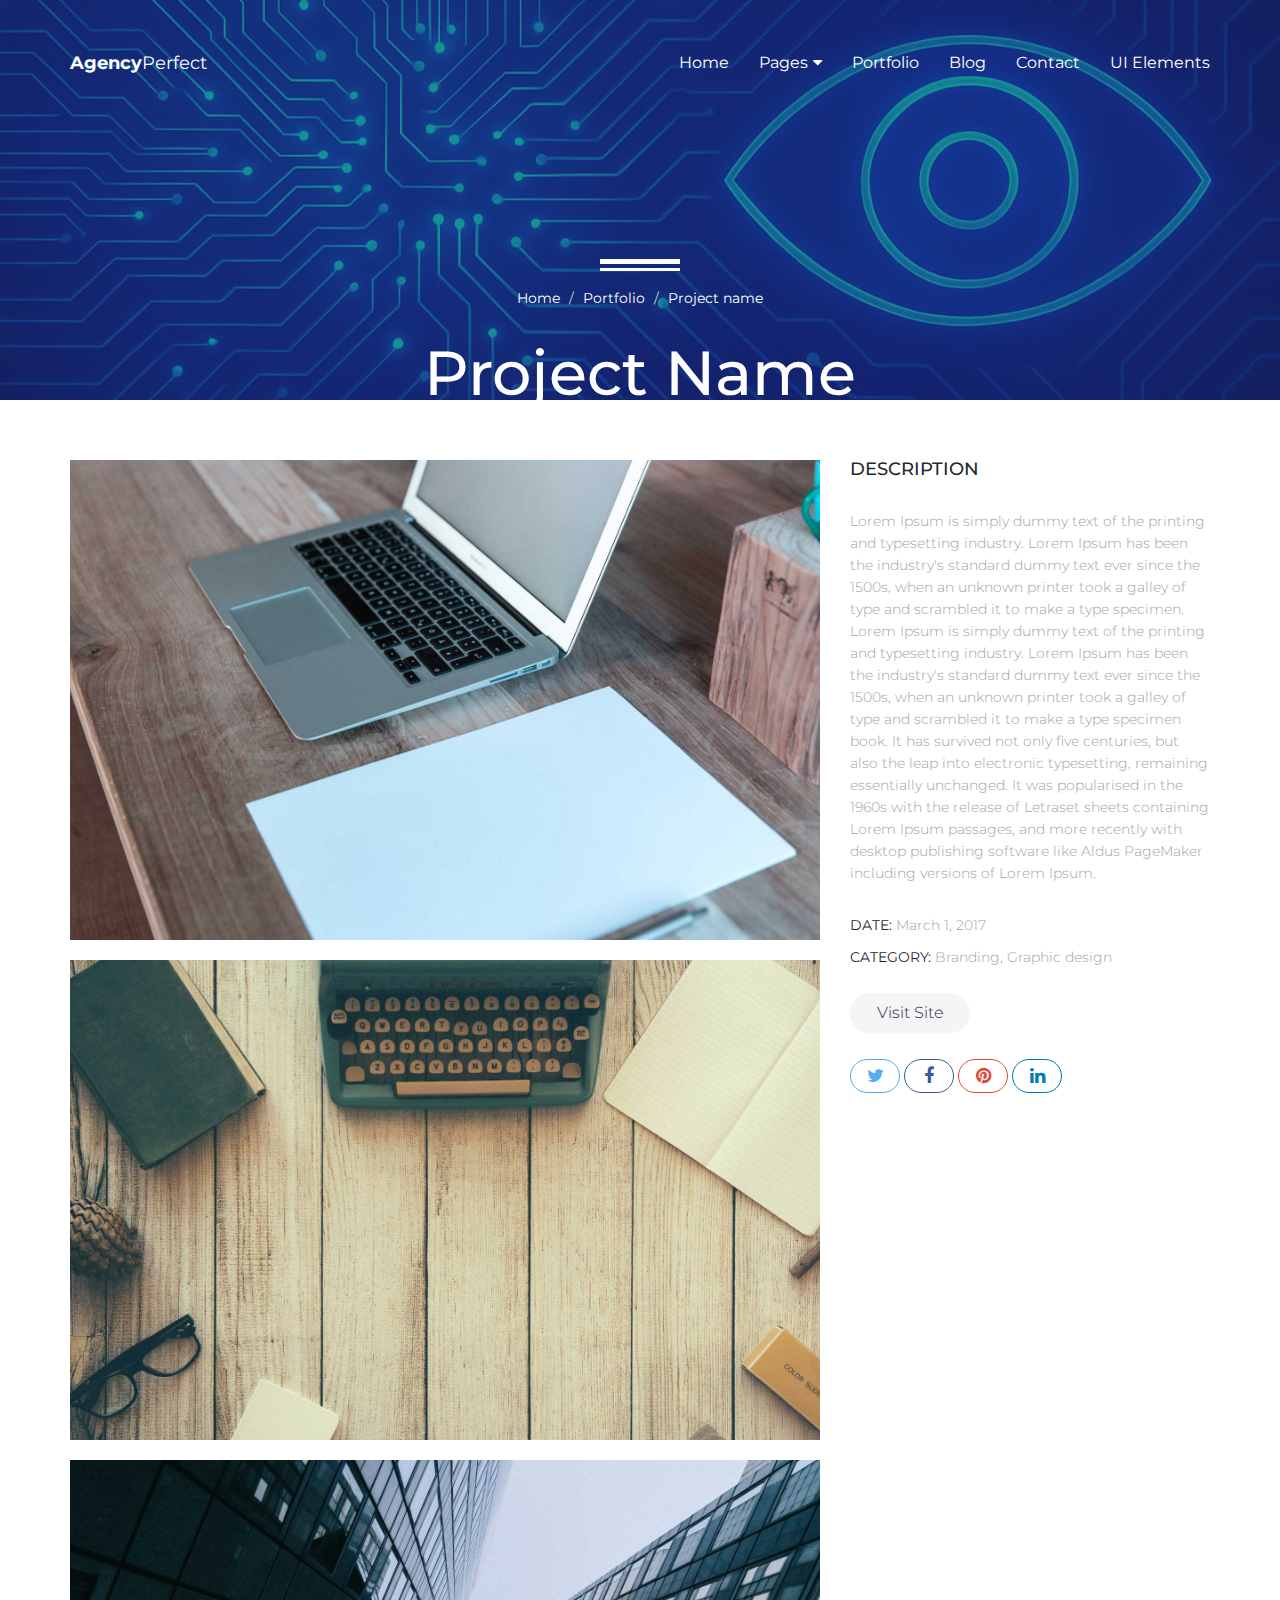
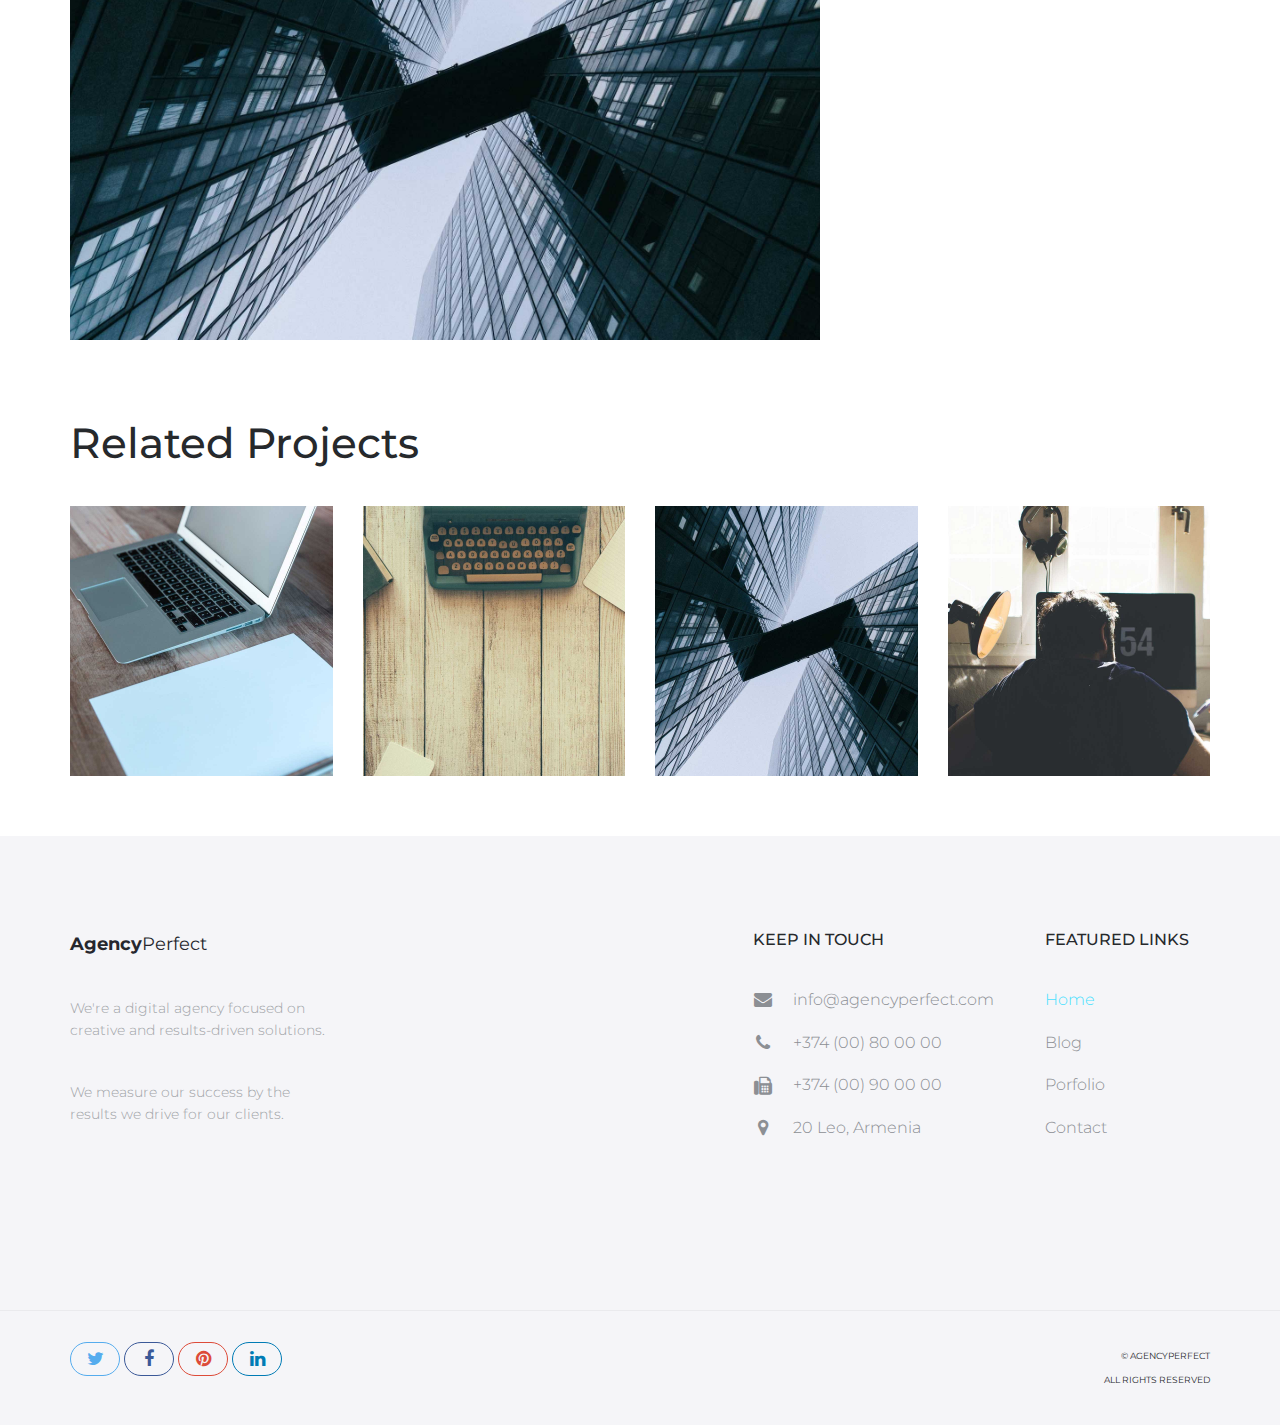
<file: portfolio-item.html>
<!DOCTYPE html>
<html lang="en">
<head>

    <!-- Basic Page Needs
    ================================================== -->
    <meta http-equiv="Content-Type" content="text/html; charset=utf-8">
    <meta http-equiv="X-UA-Compatible" content="IE=edge">

    <title>Portfolio | Agency Perfect</title>

    <meta name="description" content="">
    <meta name="author" content="">
    <meta name="keywords" content="">

    <!-- Mobile Specific Metas
    ================================================== -->
    <meta name="viewport" content="width=device-width, minimum-scale=1.0, maximum-scale=1.0">
    <meta name="apple-mobile-web-app-capable" content="yes">

    <!-- Fonts -->
    <link href="https://fonts.googleapis.com/css?family=Montserrat:300,300i,400,600,700" rel="stylesheet">
    <link rel="stylesheet" href="http://cdnjs.cloudflare.com/ajax/libs/font-awesome/4.4.0/css/font-awesome.min.css">

    <!-- Favicon
    ================================================== -->
    <link rel="apple-touch-icon" sizes="180x180" href="assets/img/apple-touch-icon.png">
    <link rel="icon" type="image/png" sizes="16x16" href="assets/img/favicon.png">

    <!-- Stylesheets
    ================================================== -->
    <!-- Bootstrap core CSS -->
    <link href="assets/css/bootstrap.min.css" rel="stylesheet">

    <!-- Custom styles for this template -->
    <link href="assets/css/style.css" rel="stylesheet">
    <link href="assets/css/responsive.css" rel="stylesheet">

    <!-- HTML5 shim and Respond.js IE8 support of HTML5 elements and media queries -->
    <!--[if lt IE 9]>
    <script src="https://oss.maxcdn.com/libs/html5shiv/3.7.0/html5shiv.js"></script>
    <script src="https://oss.maxcdn.com/libs/respond.js/1.4.2/respond.min.js"></script>
    <![endif]-->

</head>
<body>

    <header id="masthead" class="site-header site-header-white">
        <nav id="primary-navigation" class="site-navigation">
            <div class="container">

                <div class="navbar-header">
                   
                    <a href="index.html" class="site-title"><span>Agency</span>Perfect</a>

                </div><!-- /.navbar-header -->

                <div class="collapse navbar-collapse" id="agency-navbar-collapse">

                    <ul class="nav navbar-nav navbar-right">

                        <li><a href="index.html">Home</a></li>
                        <li class="dropdown"><a href="#" class="dropdown-toggle" data-toggle="dropdown">Pages<i class="fa fa-caret-down hidden-xs" aria-hidden="true"></i></a>

                            <ul class="dropdown-menu" role="menu" aria-labelledby="menu1">
                              <li><a href="portfolio.html">Portfolio</a></li>
                              <li><a href="blog.html">Blog</a></li>
                            </ul>

                        </li>
                        <li><a href="portfolio.html">Portfolio</a></li>
                        <li><a href="blog.html">Blog</a></li>
                        <li><a href="contact.html">Contact</a></li>
                        <li><a href="ui-elements.html">UI Elements</a></li>

                    </ul>

                </div>

            </div>   
        </nav><!-- /.site-navigation -->
    </header><!-- /#mastheaed -->

    <div id="hero" class="hero overlay subpage-hero portfolio-hero">
        <div class="hero-content">
            <div class="hero-text">
                <h1>Project Name</h1>
                <ol class="breadcrumb">
                  <li class="breadcrumb-item"><a href="index.html">Home</a></li>
                  <li class="breadcrumb-item"><a href="portfolio.html">Portfolio</a></li>
                  <li class="breadcrumb-item active">Project name</li>
                </ol>
            </div><!-- /.hero-text -->
        </div><!-- /.hero-content -->
    </div><!-- /.hero -->

    <main id="main" class="site-main">

        <section class="site-section subpage-site-section section-project">

            <div class="container">
                <div class="row">
                    <div class="col-md-8">
                        <div class="project-img">
                            <img src="assets/img/portfolio-1.jpg" class="img-res" alt="">
                        </div><!-- /.project-img -->
                        <div class="project-img">
                            <img src="assets/img/portfolio-2.jpg" class="img-res" alt="">
                        </div><!-- /.project-img -->
                        <div class="project-img">
                            <img src="assets/img/portfolio-3.jpg" class="img-res" alt="">
                        </div><!-- /.project-img -->

                    </div>
                    <aside class="col-md-4">
                        <div class="project-info">
                            <h5>Description</h5>

                            <p class="project-description">Lorem Ipsum is simply dummy text of the printing and typesetting industry. Lorem Ipsum has been the industry's standard dummy text ever since the 1500s, when an unknown printer took a galley of type and scrambled it to make a type specimen. Lorem Ipsum is simply dummy text of the printing and typesetting industry. Lorem Ipsum has been the industry's standard dummy text ever since the 1500s, when an unknown printer took a galley of type and scrambled it to make a type specimen book. It has survived not only five centuries, but also the leap into electronic typesetting, remaining essentially unchanged. It was popularised in the 1960s with the release of Letraset sheets containing Lorem Ipsum passages, and more recently with desktop publishing software like Aldus PageMaker including versions of Lorem Ipsum.</p>

                            <div class="project-date-category">
                                <p><span>Date:</span> March 1, 2017</p>
                                <p><span>Category:</span> Branding, Graphic design</p>
                            </div><!-- /.project-cat -->

                            <a href="#" class="btn btn-gray">Visit Site</a>

                            <div class="social-links">
                                <a class="twitter-bg" href="#"><i class="fa fa-twitter"></i></a>
                                <a class="facebook-bg" href="#"><i class="fa fa-facebook"></i></a>
                                <a class="pinterest" href="#"><i class="fa fa-pinterest"></i></a>
                                <a class="linkedin-bg" href="#"><i class="fa fa-linkedin"></i></a>
                            </div><!-- /.social-links -->
                            
                        </div><!-- /.project-description -->
                    </aside>
                </div>
            </div>
            
        </section><!-- /.section-project -->

        <section class="site-section subpage-site-section section-related-projects">
            <div class="container">
                <div class="text-left">
                    <h2>Related Projects</h2>
                </div>
                <div class="row">
                    <div class="col-lg-3 col-md-4 col-xs-6">
                        <div class="portfolio-item">
                            <img src="assets/img/portfolio-1.jpg" class="img-res" alt="">
                            <h4 class="portfolio-item-title">Portfolio item</h4>
                            <a href="portfolio-item.html"><i class="fa fa-arrow-right" aria-hidden="true"></i></a>
                        </div><!-- /.portfolio-item -->
                    </div>
                    <div class="col-lg-3 col-md-4 col-xs-6">
                        <div class="portfolio-item">
                            <img src="assets/img/portfolio-2.jpg" class="img-res" alt="">
                            <h4 class="portfolio-item-title">Portfolio item</h4>
                            <a href="portfolio-item.html"><i class="fa fa-arrow-right" aria-hidden="true"></i></a>
                        </div><!-- /.portfolio-item -->
                    </div>
                    <div class="col-lg-3 col-md-4 col-xs-6">
                        <div class="portfolio-item">
                            <img src="assets/img/portfolio-3.jpg" class="img-res" alt="">
                            <h4 class="portfolio-item-title">Portfolio item</h4>
                            <a href="portfolio-item.html"><i class="fa fa-arrow-right" aria-hidden="true"></i></a>
                        </div><!-- /.portfolio-item -->
                    </div>
                    <div class="col-lg-3 col-md-4 col-xs-6">
                        <div class="portfolio-item">
                            <img src="assets/img/portfolio-4.jpg" class="img-res" alt="">
                            <h4 class="portfolio-item-title">Portfolio item</h4>
                            <a href="portfolio-item.html"><i class="fa fa-arrow-right" aria-hidden="true"></i></a>
                        </div><!-- /.portfolio-item -->
                    </div>
                </div>
            </div>
        </section><!-- /.section-portfolio -->

    </main><!-- /#main -->

    <footer id="colophon" class="site-footer">
        <div class="container">
            <div class="row">
                <div class="col-md-3 col-sm-4 col-xs-6">
                    <a class="site-title"><span>Agency</span>Perfect</a>
                    <p>We're a digital agency focused on creative and results-driven solutions.</p>
                    <p>We measure our success by the results we drive for our clients.</p>
                </div>
                <div class="col-lg-offset-4 col-md-3 col-sm-4 col-md-offset-2 col-sm-offset-0 col-xs-6 ">
                    <h3>Keep in touch</h3>
                    <ul class="list-unstyled contact-links">
                        <li><i class="fa fa-envelope" aria-hidden="true"></i><a href="mailto:info@agencyperfect.com">info@agencyperfect.com</a></li>
                        <li><i class="fa fa-phone" aria-hidden="true"></i><a href="tel:+37400800000">+374 (00) 80 00 00 </a></li>
                        <li><i class="fa fa-fax" aria-hidden="true"></i><a href="+37400900000">+374 (00) 90 00 00</a></li>
                        <li><i class="fa fa-map-marker" aria-hidden="true"></i><p>20 Leo, Armenia</p></li>
                    </ul>
                </div>
                <div class="clearfix visible-xs"></div>
                <div class="col-lg-2 col-md-3 col-sm-4 col-xs-6">
                    <h3>Featured links</h3>
                    <ul class="list-unstyled">
                        <li class="active"><a href="index.html">Home</a></li>
                        <li><a href="blog.html">Blog</a></li>
                        <li><a href="portfolio.html">Porfolio</a></li>
                        <li><a href="contact.html">Contact</a></li>
                    </ul>
                </div>
            </div>
        </div>
        <div class="copyright">
            <div class="container">
                <div class="row">
                    <div class="col-xs-8">
                        <div class="social-links">
                            <a class="twitter-bg" href="#"><i class="fa fa-twitter"></i></a>
                            <a class="facebook-bg" href="#"><i class="fa fa-facebook"></i></a>
                            <a class="pinterest" href="#"><i class="fa fa-pinterest"></i></a>
                            <a class="linkedin-bg" href="#"><i class="fa fa-linkedin"></i></a>
                        </div><!-- /.social-links -->
                    </div>
                    <div class="col-xs-4">
                        <div class="text-right">
                            <p>&copy; AgencyPerfect</p>
                            <p>All Rights Reserved</p>
                        </div>
                    </div>
                </div>
            </div>
        </div><!-- /.copyright -->
    </footer><!-- /#footer -->



    <!-- Bootstrap core JavaScript
    ================================================== -->
    <!-- Placed at the end of the document so the pages load faster -->
    <script src="https://ajax.googleapis.com/ajax/libs/jquery/3.1.1/jquery.min.js"></script>
    <script src="assets/js/bootstrap.min.js"></script>
    <script src="assets/js/bootstrap-select.min.js"></script>
    <script src="assets/js/jquery.slicknav.min.js"></script>
    <script src="assets/js/jquery.countTo.min.js"></script>
    <script src="assets/js/jquery.shuffle.min.js"></script>
    <script src="assets/js/script.js"></script>
  
</body>
</html>
</file>
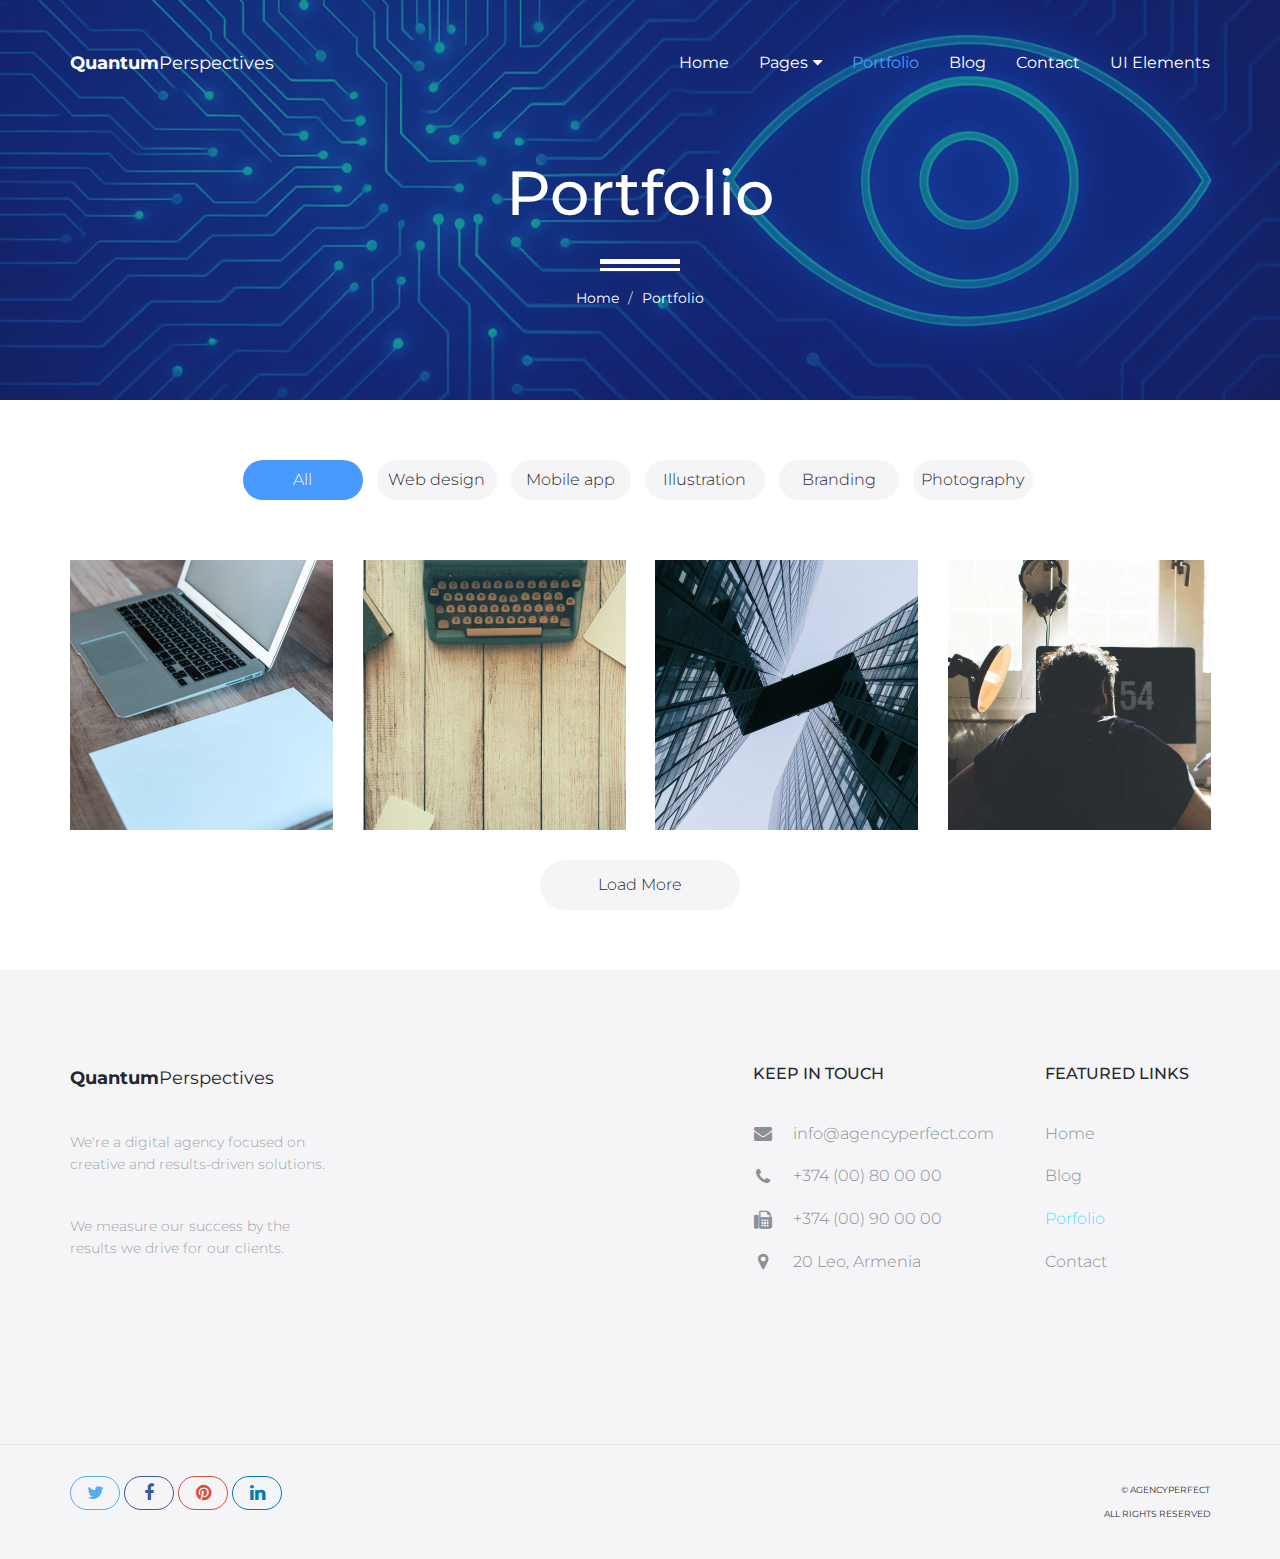
<file: portfolio.html>
<!DOCTYPE html>
<html lang="en">
<head>

    <!-- Basic Page Needs
    ================================================== -->
    <meta http-equiv="Content-Type" content="text/html; charset=utf-8">
    <meta http-equiv="X-UA-Compatible" content="IE=edge">

    <title>Portfolio | Agency Perfect</title>

    <meta name="description" content="">
    <meta name="author" content="">
    <meta name="keywords" content="">

    <!-- Mobile Specific Metas
    ================================================== -->
    <meta name="viewport" content="width=device-width, minimum-scale=1.0, maximum-scale=1.0">
    <meta name="apple-mobile-web-app-capable" content="yes">

    <!-- Fonts -->
    <link href="https://fonts.googleapis.com/css?family=Montserrat:300,300i,400,600,700" rel="stylesheet">
    <link rel="stylesheet" href="http://cdnjs.cloudflare.com/ajax/libs/font-awesome/4.4.0/css/font-awesome.min.css">

    <!-- Favicon
    ================================================== -->
    <link rel="apple-touch-icon" sizes="180x180" href="assets/img/20250518-LOGO-pure.png">
    <link rel="icon" type="image/png" sizes="16x16" href="assets/img/favicon.png">

    <!-- Stylesheets
    ================================================== -->
    <!-- Bootstrap core CSS -->
    <link href="assets/css/bootstrap.min.css" rel="stylesheet">

    <!-- Custom styles for this template -->
    <link href="assets/css/style.css" rel="stylesheet">
    <link href="assets/css/responsive.css" rel="stylesheet">

    <!-- HTML5 shim and Respond.js IE8 support of HTML5 elements and media queries -->
    <!--[if lt IE 9]>
    <script src="https://oss.maxcdn.com/libs/html5shiv/3.7.0/html5shiv.js"></script>
    <script src="https://oss.maxcdn.com/libs/respond.js/1.4.2/respond.min.js"></script>
    <![endif]-->

</head>
<body>

    <header id="masthead" class="site-header site-header-white">
        <nav id="primary-navigation" class="site-navigation">
            <div class="container">

                <div class="navbar-header">
                   
                    <a href="index.html" class="site-title"><span>Quantum</span>Perspectives</a>

                </div><!-- /.navbar-header -->

                <div class="collapse navbar-collapse" id="agency-navbar-collapse">

                    <ul class="nav navbar-nav navbar-right">

                        <li><a href="index.html">Home</a></li>
                        <li class="dropdown"><a href="#" class="dropdown-toggle" data-toggle="dropdown">Pages<i class="fa fa-caret-down hidden-xs" aria-hidden="true"></i></a>

                            <ul class="dropdown-menu" role="menu" aria-labelledby="menu1">
                              <li><a href="portfolio.html">Portfolio</a></li>
                              <li><a href="blog.html">Blog</a></li>
                            </ul>

                        </li>
                        <li class="active"><a href="portfolio.html">Portfolio</a></li>
                        <li><a href="blog.html">Blog</a></li>
                        <li><a href="contact.html">Contact</a></li>
                        <li><a href="ui-elements.html">UI Elements</a></li>
                        
                    </ul>

                </div>

            </div>   
        </nav><!-- /.site-navigation -->
    </header><!-- /#mastheaed -->

    <div id="hero" class="hero overlay subpage-hero portfolio-hero">
        <div class="hero-content">
            <div class="hero_2-text">
                <h1>Portfolio</h1>
                <ol class="breadcrumb">
                  <li class="breadcrumb-item"><a href="#">Home</a></li>
                  <li class="breadcrumb-item active">Portfolio</li>
                </ol>
            </div><!-- /.hero-text -->
        </div><!-- /.hero-content -->
    </div><!-- /.hero -->

    <main id="main" class="site-main">

        <section class="site-section subpage-site-section section-portfolio">
            <div class="container">

                <ul class="portfolio-sorting list-inline text-center">
                    <li><a href="#" class="btn btn-gray active" data-group="all">All</a></li>
                    <li><a href="#" class="btn btn-gray" data-group="webdesign">Web design</a></li>
                    <li><a href="#" class="btn btn-gray" data-group="mobileapp">Mobile app</a></li>
                    <li><a href="#" class="btn btn-gray" data-group="illustration">Illustration</a></li>
                    <li><a href="#" class="btn btn-gray" data-group="branding">Branding</a></li>
                    <li><a href="#" class="btn btn-gray" data-group="photography">Photography</a></li>
                </ul><!-- /.portfolio-sorting  -->

                <div id="grid" class="row">
                    <div class="col-lg-3 col-md-4 col-xs-6" data-groups='["webdesign"]'>
                        <div class="portfolio-item">
                            <img src="assets/img/portfolio-1.jpg" class="img-res" alt="">
                            <h4 class="portfolio-item-title">Portfolio item</h4>
                            <a href="portfolio-item.html"><i class="fa fa-arrow-right" aria-hidden="true"></i></a>
                        </div><!-- /.portfolio-item -->
                    </div>
                    <div class="col-lg-3 col-md-4 col-xs-6" data-groups='["mobileapp"]'>
                        <div class="portfolio-item">
                            <img src="assets/img/portfolio-2.jpg" class="img-res" alt="">
                            <h4 class="portfolio-item-title">Portfolio item</h4>
                            <a href="portfolio-item.html"><i class="fa fa-arrow-right" aria-hidden="true"></i></a>
                        </div><!-- /.portfolio-item -->
                    </div>
                    <div class="col-lg-3 col-md-4 col-xs-6" data-groups='["illustration"]'>
                        <div class="portfolio-item">
                            <img src="assets/img/portfolio-3.jpg" class="img-res" alt="">
                            <h4 class="portfolio-item-title">Portfolio item</h4>
                            <a href="portfolio-item.html"><i class="fa fa-arrow-right" aria-hidden="true"></i></a>
                        </div><!-- /.portfolio-item -->
                    </div>
                    <div class="col-lg-3 col-md-4 col-xs-6" data-groups='["branding"]'>
                        <div class="portfolio-item">
                            <img src="assets/img/portfolio-4.jpg" class="img-res" alt="">
                            <h4 class="portfolio-item-title">Portfolio item</h4>
                            <a href="portfolio-item.html"><i class="fa fa-arrow-right" aria-hidden="true"></i></a>
                        </div><!-- /.portfolio-item -->
                    </div>
                    <div class="col-lg-3 col-md-4 col-xs-6" data-groups='["photography"]'>
                        <div class="portfolio-item">
                            <img src="assets/img/portfolio-5.jpg" class="img-res" alt="">
                            <h4 class="portfolio-item-title">Portfolio item</h4>
                            <a href="portfolio-item.html"><i class="fa fa-arrow-right" aria-hidden="true"></i></a>
                        </div><!-- /.portfolio-item -->
                    </div>
                    <div class="col-lg-3 col-md-4 col-xs-6" data-groups='["illustration"]'>
                        <div class="portfolio-item">
                            <img src="assets/img/portfolio-6.jpg" class="img-res" alt="">
                            <h4 class="portfolio-item-title">Portfolio item</h4>
                            <a href="portfolio-item.html"><i class="fa fa-arrow-right" aria-hidden="true"></i></a>
                        </div><!-- /.portfolio-item -->
                    </div>
                    <div class="col-lg-3 col-md-4 col-xs-6" data-groups='["mobileapp"]'>
                        <div class="portfolio-item">
                            <img src="assets/img/portfolio-7.jpg" class="img-res" alt="">
                            <h4 class="portfolio-item-title">Portfolio item</h4>
                            <a href="portfolio-item.html"><i class="fa fa-arrow-right" aria-hidden="true"></i></a>
                        </div><!-- /.portfolio-item -->
                    </div>
                    <div class="col-lg-3 col-md-4 col-xs-6" data-groups='["uiux"]'>
                        <div class="portfolio-item">
                            <img src="assets/img/portfolio-8.jpg" class="img-res" alt="">
                            <h4 class="portfolio-item-title">Portfolio item</h4>
                            <a href="portfolio-item.html"><i class="fa fa-arrow-right" aria-hidden="true"></i></a>
                        </div><!-- /.portfolio-item -->
                    </div>
                    <div class="col-lg-3 col-md-4 col-xs-6" data-groups='["mobileapp"]'>
                        <div class="portfolio-item">
                            <img src="assets/img/portfolio-9.jpg" class="img-res" alt="">
                            <h4 class="portfolio-item-title">Portfolio item</h4>
                            <a href="portfolio-item.html"><i class="fa fa-arrow-right" aria-hidden="true"></i></a>
                        </div><!-- /.portfolio-item -->
                    </div>
                    <div class="col-lg-3 col-md-4 col-xs-6" data-groups='["photography"]'>
                        <div class="portfolio-item">
                            <img src="assets/img/portfolio-10.jpg" class="img-res" alt="">
                            <h4 class="portfolio-item-title">Portfolio item</h4>
                            <a href="portfolio-item.html"><i class="fa fa-arrow-right" aria-hidden="true"></i></a>
                        </div><!-- /.portfolio-item -->
                    </div>
                    <div class="col-lg-3 col-md-4 col-xs-6" data-groups='["branding"]'>
                        <div class="portfolio-item">
                            <img src="assets/img/portfolio-11.jpg" class="img-res" alt="">
                            <h4 class="portfolio-item-title">Portfolio item</h4>
                            <a href="portfolio-item.html"><i class="fa fa-arrow-right" aria-hidden="true"></i></a>
                        </div><!-- /.portfolio-item -->
                    </div>
                    <div class="col-lg-3 col-md-4 col-xs-6" data-groups='["webdesign"]'>
                        <div class="portfolio-item">
                            <img src="assets/img/portfolio-12.jpg" class="img-res" alt="">
                            <h4 class="portfolio-item-title">Portfolio item</h4>
                            <a href="portfolio-item.html"><i class="fa fa-arrow-right" aria-hidden="true"></i></a>
                        </div><!-- /.portfolio-item -->
                    </div>
                </div>
                <div class="text-center">
                    <a class="btn btn-gray" href="#" id="loadMore">Load More</a>
                </div>

            </div>
        </section><!-- /.section-portfolio -->

    </main><!-- /#main -->

    <footer id="colophon" class="site-footer">
        <div class="container">
            <div class="row">
                <div class="col-md-3 col-sm-4 col-xs-6">
                    <a class="site-title"><span>Quantum</span>Perspectives</a>
                    <p>We're a digital agency focused on creative and results-driven solutions.</p>
                    <p>We measure our success by the results we drive for our clients.</p>
                </div>
                <div class="col-lg-offset-4 col-md-3 col-sm-4 col-md-offset-2 col-sm-offset-0 col-xs-6 ">
                    <h3>Keep in touch</h3>
                    <ul class="list-unstyled contact-links">
                        <li><i class="fa fa-envelope" aria-hidden="true"></i><a href="mailto:info@agencyperfect.com">info@agencyperfect.com</a></li>
                        <li><i class="fa fa-phone" aria-hidden="true"></i><a href="tel:+37400800000">+374 (00) 80 00 00 </a></li>
                        <li><i class="fa fa-fax" aria-hidden="true"></i><a href="+37400900000">+374 (00) 90 00 00</a></li>
                        <li><i class="fa fa-map-marker" aria-hidden="true"></i><p>20 Leo, Armenia</p></li>
                    </ul>
                </div>
                <div class="clearfix visible-xs"></div>
                <div class="col-lg-2 col-md-3 col-sm-4 col-xs-6">
                    <h3>Featured links</h3>
                    <ul class="list-unstyled">
                        <li><a href="index.html">Home</a></li>
                        <li><a href="blog.html">Blog</a></li>
                        <li class="active"><a href="portfolio.html">Porfolio</a></li>
                        <li><a href="contact.html">Contact</a></li>
                    </ul>
                </div>
            </div>
        </div>
        <div class="copyright">
            <div class="container">
                <div class="row">
                    <div class="col-xs-8">
                        <div class="social-links">
                            <a class="twitter-bg" href="#"><i class="fa fa-twitter"></i></a>
                            <a class="facebook-bg" href="#"><i class="fa fa-facebook"></i></a>
                            <a class="pinterest" href="#"><i class="fa fa-pinterest"></i></a>
                            <a class="linkedin-bg" href="#"><i class="fa fa-linkedin"></i></a>
                        </div><!-- /.social-links -->
                    </div>
                    <div class="col-xs-4">
                        <div class="text-right">
                            <p>&copy; AgencyPerfect</p>
                            <p>All Rights Reserved</p>
                        </div>
                    </div>
                </div>
            </div>
        </div><!-- /.copyright -->
    </footer><!-- /#footer -->



    <!-- Bootstrap core JavaScript
    ================================================== -->
    <!-- Placed at the end of the document so the pages load faster -->
    <script src="https://ajax.googleapis.com/ajax/libs/jquery/3.1.1/jquery.min.js"></script>
    <script src="assets/js/bootstrap.min.js"></script>
    <script src="assets/js/bootstrap-select.min.js"></script>
    <script src="assets/js/jquery.slicknav.min.js"></script>
    <script src="assets/js/jquery.countTo.min.js"></script>
    <script src="assets/js/jquery.shuffle.min.js"></script>
    <script src="assets/js/script.js"></script>
  
</body>
</html>
</file>
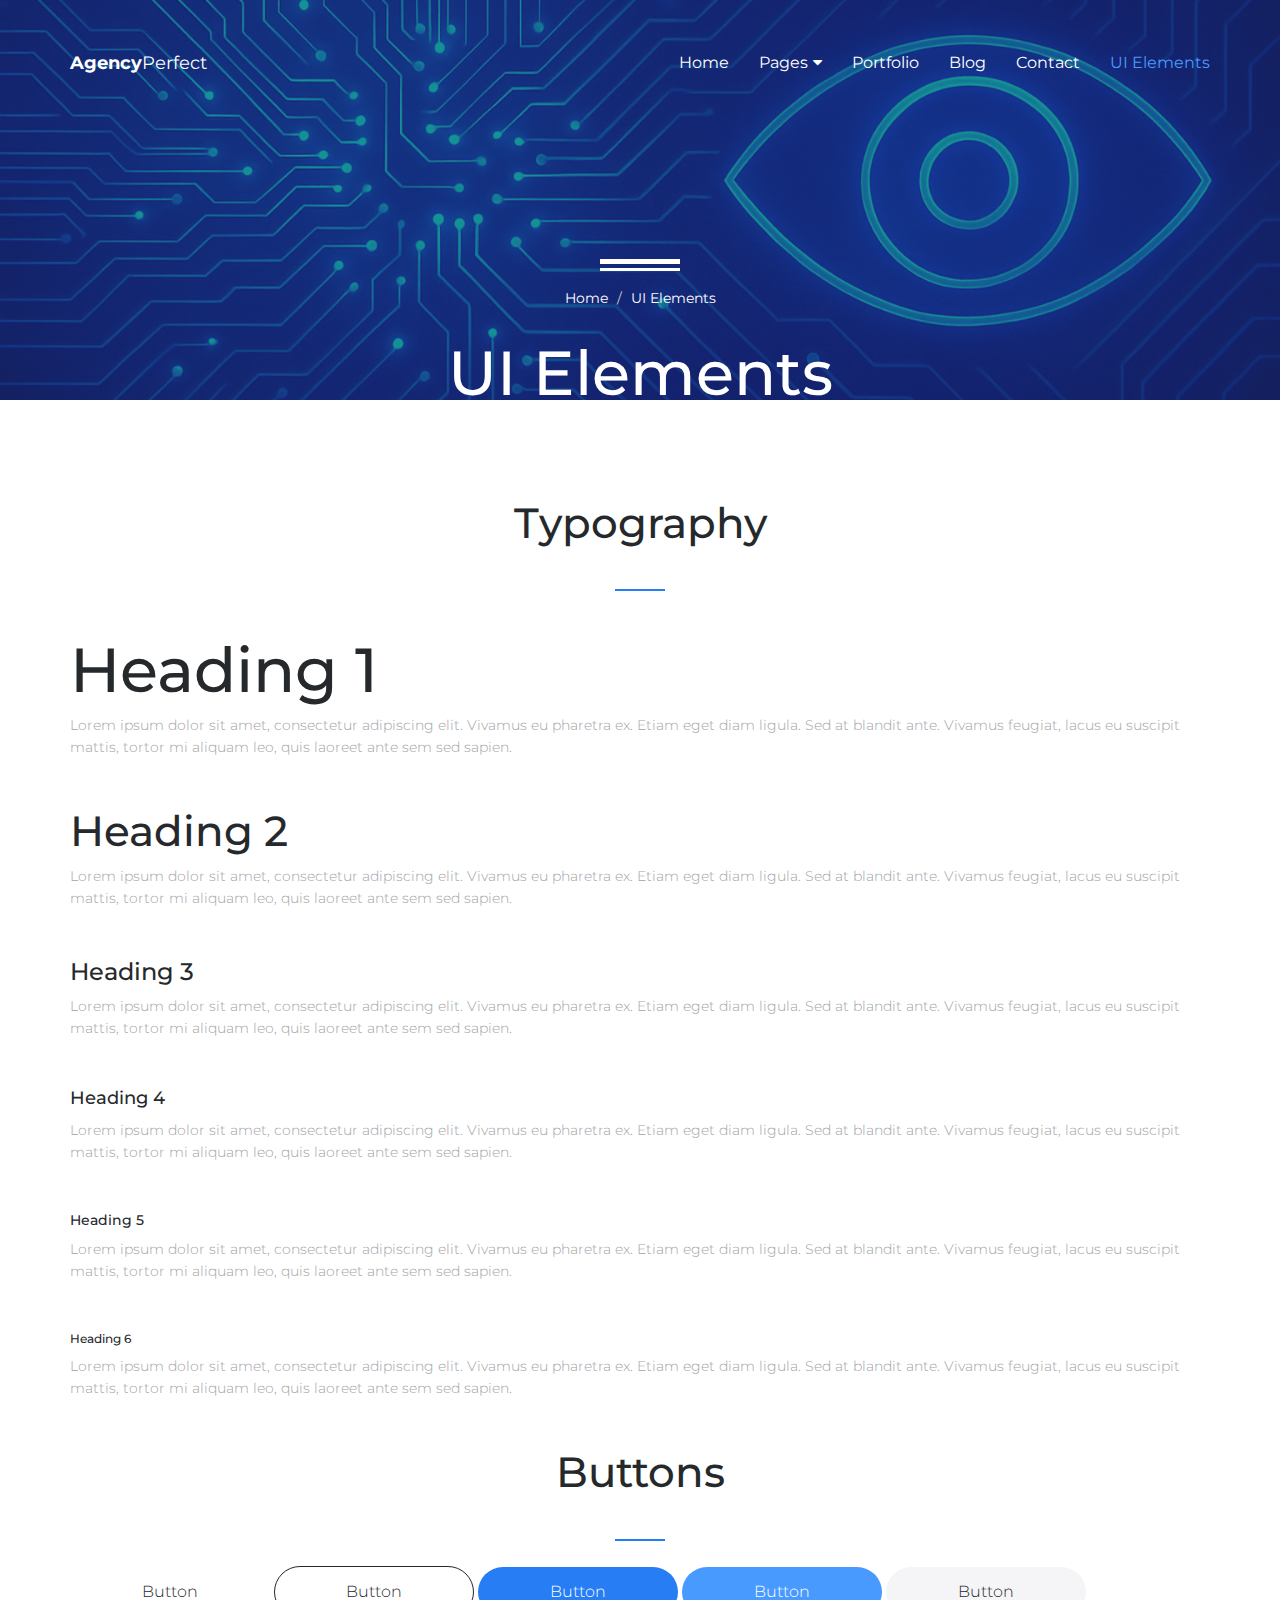
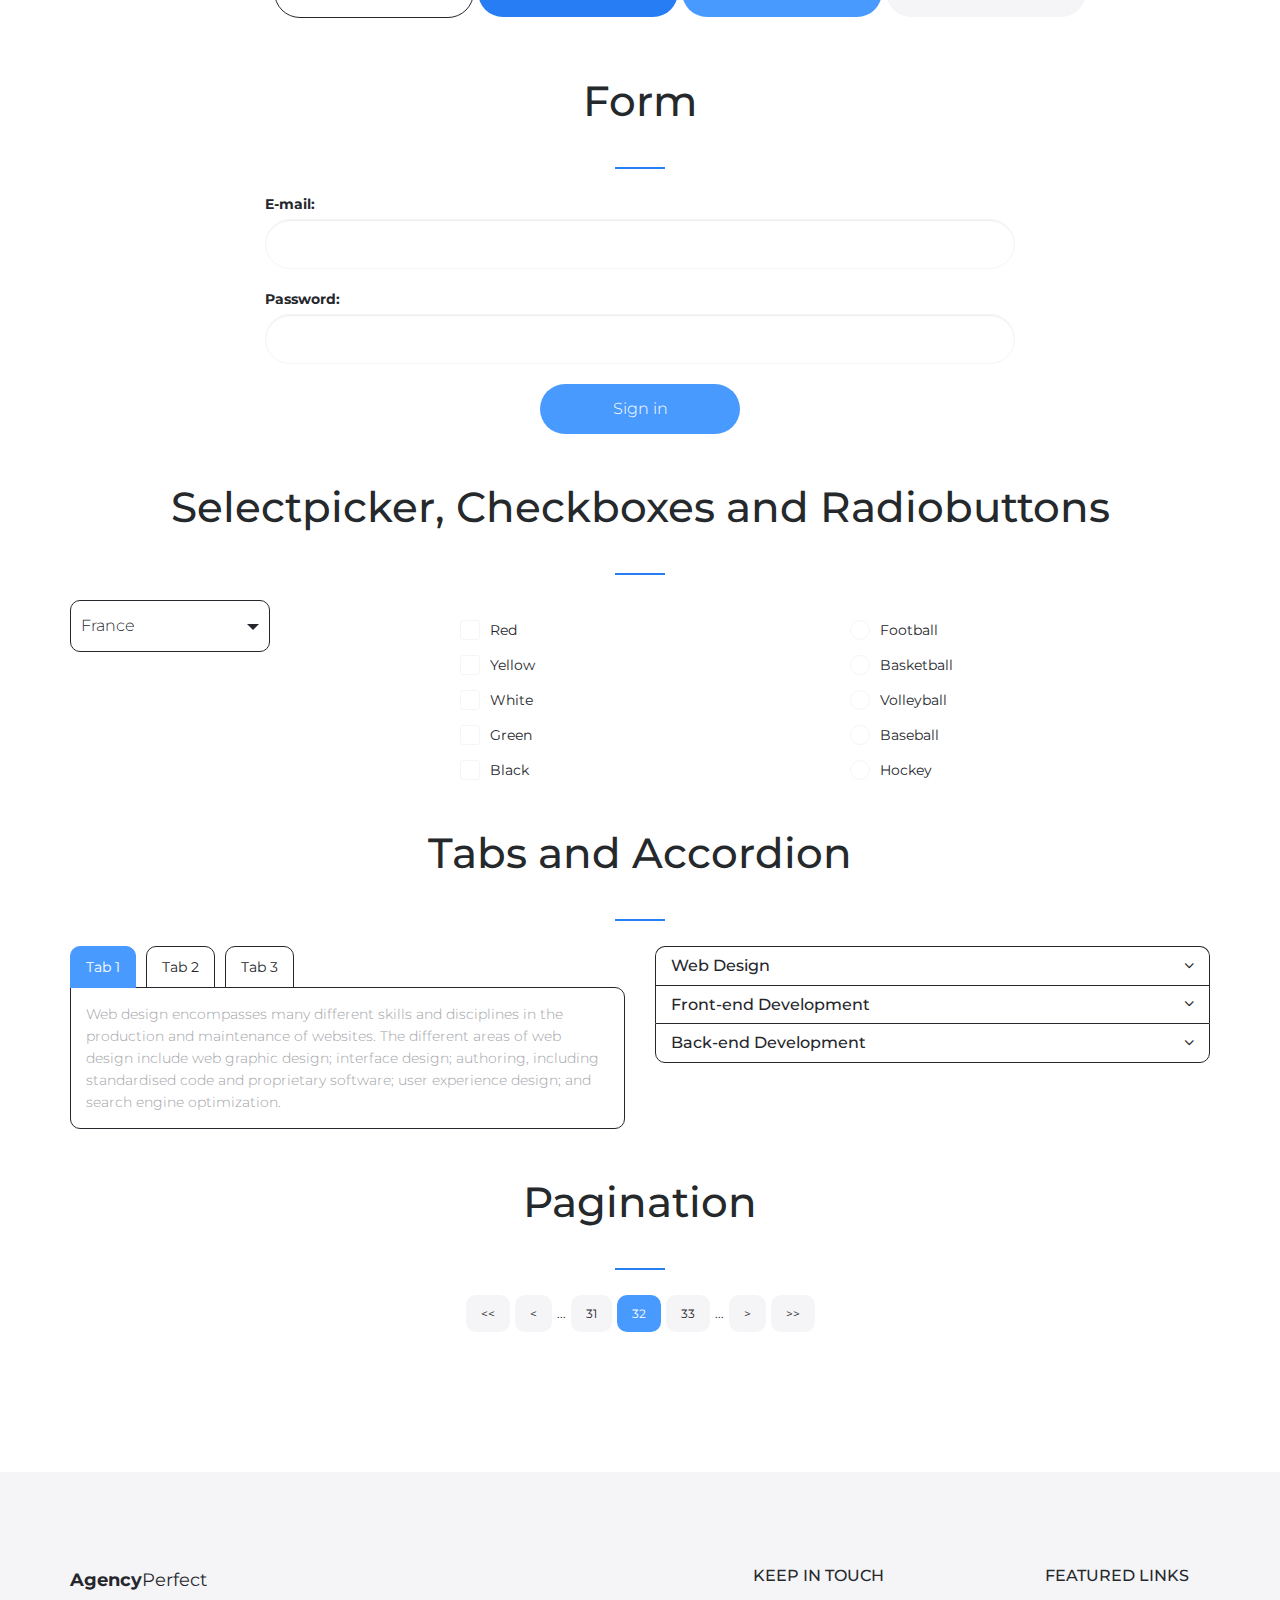
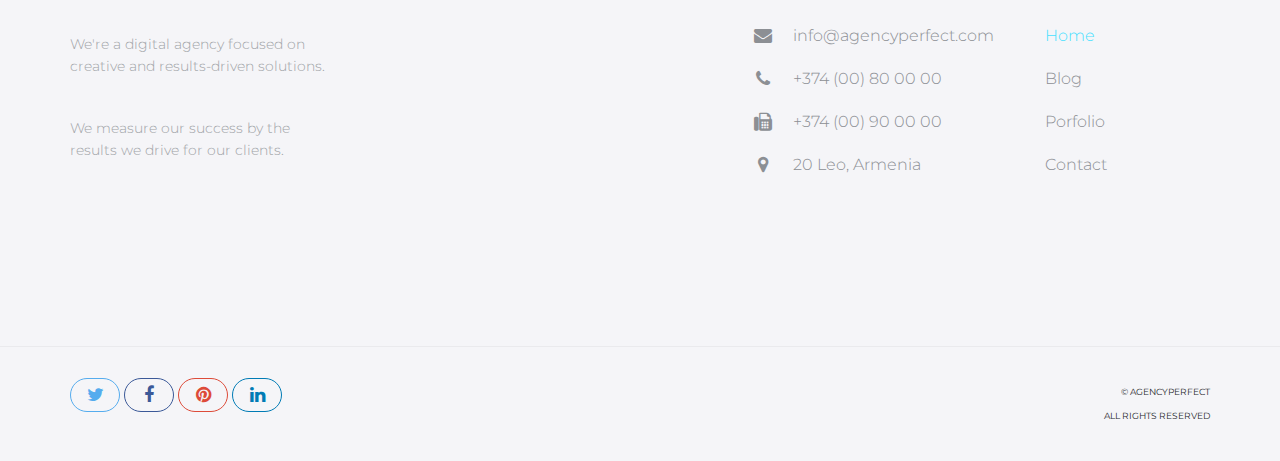
<file: ui-elements.html>
<!DOCTYPE html>
<html lang="en">
<head>

    <!-- Basic Page Needs
    ================================================== -->
    <meta http-equiv="Content-Type" content="text/html; charset=utf-8">
    <meta http-equiv="X-UA-Compatible" content="IE=edge">

    <title>UI Elements | Agency Perfect</title>

    <meta name="description" content="">
    <meta name="author" content="">
    <meta name="keywords" content="">

    <!-- Mobile Specific Metas
    ================================================== -->
    <meta name="viewport" content="width=device-width, minimum-scale=1.0, maximum-scale=1.0">
    <meta name="apple-mobile-web-app-capable" content="yes">

    <!-- Fonts -->
    <link href="https://fonts.googleapis.com/css?family=Montserrat:300,300i,400,600,700" rel="stylesheet">
    <link rel="stylesheet" href="http://cdnjs.cloudflare.com/ajax/libs/font-awesome/4.4.0/css/font-awesome.min.css">

    <!-- Favicon
    ================================================== -->
    <link rel="apple-touch-icon" sizes="180x180" href="assets/img/apple-touch-icon.png">
    <link rel="icon" type="image/png" sizes="16x16" href="assets/img/favicon.png">

    <!-- Stylesheets
    ================================================== -->
    <!-- Bootstrap core CSS -->
    <link href="assets/css/bootstrap.min.css" rel="stylesheet">

    <!-- Custom styles for this template -->
    <link href="assets/css/style.css" rel="stylesheet">
    <link href="assets/css/responsive.css" rel="stylesheet">

    <!-- HTML5 shim and Respond.js IE8 support of HTML5 elements and media queries -->
    <!--[if lt IE 9]>
    <script src="https://oss.maxcdn.com/libs/html5shiv/3.7.0/html5shiv.js"></script>
    <script src="https://oss.maxcdn.com/libs/respond.js/1.4.2/respond.min.js"></script>
    <![endif]-->

</head>
<body>

    <header id="masthead" class="site-header site-header-white">
        <nav id="primary-navigation" class="site-navigation">
            <div class="container">

                <div class="navbar-header">
                   
                    <a href="index.html" class="site-title"><span>Agency</span>Perfect</a>

                </div><!-- /.navbar-header -->

                <div class="collapse navbar-collapse" id="agency-navbar-collapse">

                    <ul class="nav navbar-nav navbar-right">

                        <li><a href="index.html">Home</a></li>
                        <li class="dropdown"><a href="#" class="dropdown-toggle" data-toggle="dropdown">Pages<i class="fa fa-caret-down hidden-xs" aria-hidden="true"></i></a>

                            <ul class="dropdown-menu" role="menu" aria-labelledby="menu1">
                              <li><a href="portfolio.html">Portfolio</a></li>
                              <li><a href="blog.html">Blog</a></li>
                            </ul>

                        </li>
                        <li><a href="portfolio.html">Portfolio</a></li>
                        <li><a href="blog.html">Blog</a></li>
                        <li><a href="contact.html">Contact</a></li>
                        <li class="active"><a href="ui-elements.html">UI Elements</a></li>

                    </ul>

                </div>

            </div>   
        </nav><!-- /.site-navigation -->
    </header><!-- /#mastheaed -->

    <div id="hero" class="hero overlay subpage-hero portfolio-hero">
        <div class="hero-content">
            <div class="hero-text">
                <h1>UI Elements</h1>
                <ol class="breadcrumb">
                  <li class="breadcrumb-item"><a href="#">Home</a></li>
                  <li class="breadcrumb-item active">UI Elements</li>
                </ol>
            </div><!-- /.hero-text -->
        </div><!-- /.hero-content -->
    </div><!-- /.hero -->

    <main id="main" class="site-main">

        <section class="site-section section-ui-elements">
            <div class="container">

                <div class="typography">

                        <h2 class="text-center heading-separator">Typography</h2>

                        <h1>Heading 1</h1>
                        <p>Lorem ipsum dolor sit amet, consectetur adipiscing elit. Vivamus eu pharetra ex. Etiam eget diam ligula. Sed at blandit ante. Vivamus feugiat, lacus eu suscipit mattis, tortor mi aliquam leo, quis laoreet ante sem sed sapien.</p>

                        <h2 class="mt-50">Heading 2</h2>
                        <p>Lorem ipsum dolor sit amet, consectetur adipiscing elit. Vivamus eu pharetra ex. Etiam eget diam ligula. Sed at blandit ante. Vivamus feugiat, lacus eu suscipit mattis, tortor mi aliquam leo, quis laoreet ante sem sed sapien.</p>

                        <h3 class="mt-50">Heading 3</h3>
                        <p>Lorem ipsum dolor sit amet, consectetur adipiscing elit. Vivamus eu pharetra ex. Etiam eget diam ligula. Sed at blandit ante. Vivamus feugiat, lacus eu suscipit mattis, tortor mi aliquam leo, quis laoreet ante sem sed sapien.</p>

                        <h4 class="mt-50">Heading 4</h4>
                        <p>Lorem ipsum dolor sit amet, consectetur adipiscing elit. Vivamus eu pharetra ex. Etiam eget diam ligula. Sed at blandit ante. Vivamus feugiat, lacus eu suscipit mattis, tortor mi aliquam leo, quis laoreet ante sem sed sapien.</p>

                        <h5 class="mt-50">Heading 5</h5>
                        <p>Lorem ipsum dolor sit amet, consectetur adipiscing elit. Vivamus eu pharetra ex. Etiam eget diam ligula. Sed at blandit ante. Vivamus feugiat, lacus eu suscipit mattis, tortor mi aliquam leo, quis laoreet ante sem sed sapien.</p>

                        <h6 class="mt-50">Heading 6</h6>
                        <p>Lorem ipsum dolor sit amet, consectetur adipiscing elit. Vivamus eu pharetra ex. Etiam eget diam ligula. Sed at blandit ante. Vivamus feugiat, lacus eu suscipit mattis, tortor mi aliquam leo, quis laoreet ante sem sed sapien.</p>

                </div><!-- /.typography -->

                <div class="buttons mt-50">
                    <h2 class="text-center heading-separator">Buttons</h2>
                    <div class="row">
                        <div class="col-sm-12">
                            <a href="#" class="btn mb-10">Button</a>
                            <a href="#" class="btn btn-border mb-10">Button</a>
                            <a href="#" class="btn btn-fill mb-10">Button</a>
                            <a href="#" class="btn btn-green mb-10">Button</a>
                            <a href="#" class="btn btn-gray mb-10">Button</a>
                        </div>
                    </div>
                </div><!-- /.buttons -->

                <div class="row mt-50">
                    <div class="col-md-8 col-md-offset-2">
                        <h2 class="text-center heading-separator">Form</h2>
                        <form>
                            <div class="row">
                                <div class="col-sm-12">
                                    <div class="form-group">
                                      <label for="email">E-mail:</label>
                                      <input type="email" class="form-control" id="email">
                                    </div>
                                </div>
                                <div class="col-sm-12 mt-20">
                                    <div class="form-group">
                                      <label for="name">Password:</label>
                                      <input type="password" class="form-control" id="password">
                                    </div>
                                </div>
                            </div>
                            <div class="text-center mt-20">
                                <button class="btn btn-green">Sign in</button>
                            </div>
                        </form>
                    </div>
                </div><!-- /.form -->

                <div class="selectpicker-checkboxes-radiobtn mt-50">
                    <h2 class="text-center heading-separator">Selectpicker, Checkboxes and Radiobuttons</h2>
                    <div class="row">
                        
                        <div class="col-sm-4">
                            <select class="selectpicker">
                                <option>France</option>
                                <option>Spain</option>
                                <option>Italy</option>
                            </select>
                        </div>

                        <div class="col-sm-4 mt-20">
                            <div class="checkbox">
                                <input type="checkbox" id="checkbox1">
                                <label for="checkbox1">Red</label>
                            </div>
                            <div class="checkbox">
                                <input type="checkbox" id="checkbox2">
                                <label for="checkbox2">Yellow</label>
                            </div>
                            <div class="checkbox">
                                <input type="checkbox" id="checkbox3">
                                <label for="checkbox3">White</label>
                            </div>
                            <div class="checkbox">
                                <input type="checkbox" id="checkbox4">
                                <label for="checkbox4">Green</label>
                            </div>
                            <div class="checkbox">
                                <input type="checkbox" id="checkbox5">
                                <label for="checkbox5">Black</label>
                            </div>
                        </div>

                        <div class="col-sm-4 mt-20">
                            <div class="radio-btn">
                                <input type="radio" name="radio-btn" id="radio-btn1">
                                <label for="radio-btn1">Football</label>
                            </div>
                            <div class="radio-btn">
                                <input type="radio" name="radio-btn" id="radio-btn2">
                                <label for="radio-btn2">Basketball</label>
                            </div>
                            <div class="radio-btn">
                                <input type="radio" name="radio-btn" id="radio-btn3">
                                <label for="radio-btn3">Volleyball</label>
                            </div>
                            <div class="radio-btn">
                                <input type="radio" name="radio-btn" id="radio-btn4">
                                <label for="radio-btn4">Baseball</label>
                            </div>
                            <div class="radio-btn">
                                <input type="radio" name="radio-btn" id="radio-btn5">
                                <label for="radio-btn5">Hockey</label>
                            </div>
                        </div>
                    </div>
                </div><!-- /.selectpicker-checkboxes-radiobtn -->


                <div class="ui-tabs-accordion mt-50">
                    <h2 class="text-center heading-separator">Tabs and Accordion</h2>
                    <div class="row">   

                        <div class="col-md-6">

                            <ul class="nav nav-tabs tab-style" role="tablist">
                                <li class="active"><a aria-expanded="true" href="#htab1" role="tab" data-toggle="tab">Tab 1</a></li>
                                <li class=""><a aria-expanded="false" href="#htab2" role="tab" data-toggle="tab">Tab 2</a></li>
                                <li class=""><a aria-expanded="false" href="#htab3" role="tab" data-toggle="tab">Tab 3</a></li>
                            </ul><!-- /.nav-tabs -->

                            <div class="tab-content">
                                <div class="tab-pane fade active in" id="htab1">
                                    <p>Web design encompasses many different skills and disciplines in the production and maintenance of websites. The different areas of web design include web graphic design; interface design; authoring, including standardised code and proprietary software; user experience design; and search engine optimization.</p>
                                </div><!-- /.tab-pane  -->
                                <div class="tab-pane fade" id="htab2">
                                    <p>Front-end web development, also known as client-side development is the practice of producing HTML, CSS and JavaScript for a website or Web Application so that a user can see and interact with them directly.</p>
                                </div><!-- /.tab-pane -->
                                <div class="tab-pane fade" id="htab3">
                                    <p>A rule of thumb is that the front (or "client") side is any component manipulated by the user. The server-side (or "back end") code usually resides on the server, often far removed physically from the user.</p>
                                </div><!-- /.tab-pane  -->
                            </div><!-- /.tab-content -->

                        </div>

                        <div class="col-md-6">

                            <div class="panel-group accordion mb-50" id="accordion">
                                <div class="panel">
                                    <div class="panel-heading">
                                        <h4 class="panel-title">
                                            <a class="collapsed" aria-expanded="false" data-toggle="collapse" data-parent="#accordion" href="#collapseOne">
                                                Web Design
                                            </a>
                                        </h4><!-- /.panel-title -->
                                    </div><!-- /.panel-heading -->
                                    <div aria-expanded="false" id="collapseOne" class="panel-collapse collapse">
                                        <div class="panel-body">
                                            <p>Web design encompasses many different skills and disciplines in the production and maintenance of websites. The different areas of web design include web graphic design; interface design; authoring, including standardised code and proprietary software; user experience design; and search engine optimization.</p>
                                        </div><!-- /.panel-body -->
                                    </div><!-- /.panel-collapse -->
                                </div><!-- /.panel -->
                                <div class="panel">
                                    <div class="panel-heading">
                                        <h4 class="panel-title">
                                            <a aria-expanded="false" data-toggle="collapse" data-parent="#accordion" href="#collapseTwo" class="collapsed">
                                                Front-end Development
                                            </a>
                                        </h4><!-- /.panel-title -->
                                    </div><!-- /.panel-heading -->
                                    <div aria-expanded="false" id="collapseTwo" class="panel-collapse collapse">
                                        <div class="panel-body">
                                            <p>Front-end web development, also known as client-side development is the practice of producing HTML, CSS and JavaScript for a website or Web Application so that a user can see and interact with them directly.</p>
                                        </div><!-- /.panel-body -->
                                    </div><!-- /.panel-collapse -->
                                </div><!-- /.panel -->
                                <div class="panel">
                                    <div class="panel-heading">
                                        <h4 class="panel-title">
                                            <a aria-expanded="false" data-toggle="collapse" data-parent="#accordion" href="#collapseThree" class="collapsed">
                                                Back-end Development
                                            </a>
                                        </h4><!-- /.panel-title -->
                                    </div><!-- /.panel-heading -->
                                    <div aria-expanded="false" id="collapseThree" class="panel-collapse collapse">
                                        <div class="panel-body">
                                            <p>A rule of thumb is that the front (or "client") side is any component manipulated by the user. The server-side (or "back end") code usually resides on the server, often far removed physically from the user.</p>
                                        </div><!-- /.panel-body -->
                                    </div><!-- /.panel-collapse -->
                                </div><!-- /.panel -->
                            </div><!-- /.panel-group -->

                        </div>

                    </div>
                </div>

                <div class="ui-pagination mt-50">
                    <h2 class="text-center heading-separator">Pagination</h2>
                    <div class="row">
                        <div class="col-md-12 text-center">
                            <ul class="pagination">
                                <li><a href="#">&lt;&lt;</a></li>
                                <li><a href="#">&lt;</a></li>
                                <li class="more"><a href="#">...</a></li>
                                <li><a href="#">31</a></li>
                                <li class="active"><a href="#">32</a></li>
                                <li><a href="#">33</a></li>
                                <li class="more"><a href="#">...</a></li>
                                <li><a href="#">&gt;</a></li>
                                <li><a href="#">&gt;&gt;</a></li>
                            </ul><!-- /.pagination -->               
                        </div>
                    </div>
                </div><!-- /.ui-pagination -->

            </div>
        </section><!-- /.section-ui-elements -->

    </main><!-- /#main -->

    <footer id="colophon" class="site-footer">
        <div class="container">
            <div class="row">
                <div class="col-md-3 col-sm-4 col-xs-6">
                    <a class="site-title"><span>Agency</span>Perfect</a>
                    <p>We're a digital agency focused on creative and results-driven solutions.</p>
                    <p>We measure our success by the results we drive for our clients.</p>
                </div>
                <div class="col-lg-offset-4 col-md-3 col-sm-4 col-md-offset-2 col-sm-offset-0 col-xs-6 ">
                    <h3>Keep in touch</h3>
                    <ul class="list-unstyled contact-links">
                        <li><i class="fa fa-envelope" aria-hidden="true"></i><a href="mailto:info@agencyperfect.com">info@agencyperfect.com</a></li>
                        <li><i class="fa fa-phone" aria-hidden="true"></i><a href="tel:+37400800000">+374 (00) 80 00 00 </a></li>
                        <li><i class="fa fa-fax" aria-hidden="true"></i><a href="+37400900000">+374 (00) 90 00 00</a></li>
                        <li><i class="fa fa-map-marker" aria-hidden="true"></i><p>20 Leo, Armenia</p></li>
                    </ul>
                </div>
                <div class="clearfix visible-xs"></div>
                <div class="col-lg-2 col-md-3 col-sm-4 col-xs-6">
                    <h3>Featured links</h3>
                    <ul class="list-unstyled">
                        <li class="active"><a href="index.html">Home</a></li>
                        <li><a href="blog.html">Blog</a></li>
                        <li><a href="portfolio.html">Porfolio</a></li>
                        <li><a href="contact.html">Contact</a></li>
                    </ul>
                </div>
            </div>
        </div>
        <div class="copyright">
            <div class="container">
                <div class="row">
                    <div class="col-xs-8">
                        <div class="social-links">
                            <a class="twitter-bg" href="#"><i class="fa fa-twitter"></i></a>
                            <a class="facebook-bg" href="#"><i class="fa fa-facebook"></i></a>
                            <a class="pinterest" href="#"><i class="fa fa-pinterest"></i></a>
                            <a class="linkedin-bg" href="#"><i class="fa fa-linkedin"></i></a>
                        </div><!-- /.social-links -->
                    </div>
                    <div class="col-xs-4">
                        <div class="text-right">
                            <p>&copy; AgencyPerfect</p>
                            <p>All Rights Reserved</p>
                        </div>
                    </div>
                </div>
            </div>
        </div><!-- /.copyright -->
    </footer><!-- /#footer -->



    <!-- Bootstrap core JavaScript
    ================================================== -->
    <!-- Placed at the end of the document so the pages load faster -->
    <script src="https://ajax.googleapis.com/ajax/libs/jquery/3.1.1/jquery.min.js"></script>
    <script src="assets/js/bootstrap.min.js"></script>
    <script src="assets/js/bootstrap-select.min.js"></script>
    <script src="assets/js/jquery.slicknav.min.js"></script>
    <script src="assets/js/jquery.countTo.min.js"></script>
    <script src="assets/js/jquery.shuffle.min.js"></script>
    <script src="assets/js/script.js"></script>
  
</body>
</html>
</file>
<file: assets/css/style.css>
/*
 * Theme Name: 
 * Theme URI: 
 * Author: Milan Savov, Nikola Kostov
 * Author URI/Mail: milan.savov@gmail.com, nikolakostov1991@gmail.com
 * Version: 1.0
 * */

 /* TABLE OF CONTENT 
*
* - CUSTOM RESETS
    - Buttons
    - Forms
* - LAYOUT
* - HEADER 
    - Site Logo
    - Navigation
* - HERO (BANNER)
* - HOMEPAGE SECTIONS
    - Features 
    - Services
    - Map Feature 
    - Portfolio
    - Newsletter 
* - FOOTER
* - PAGES
    - PORTFOLIO
    - PORTFOLIO ITEM
    - BLOG
    - BLOG POST
    - CONTACT
*
*/


/* CUSTOM RESETS
================================================== */
a {
    transition: all 0.25s ease-in-out;
    -moz-transition: all 0.25s ease-in-out;
    -webkit-transition: all 0.25s ease-in-out;
    -o-transition: all 0.25s ease-in-out;
    -ms-transition: all 0.25s ease-in-out;
    cursor: pointer;
    color: #9fa3a7;
}

a:focus,
a:hover {
    color: #499afe;
    outline: 0 none;
    text-decoration: none;
}

p {
    margin-bottom: 0;
    font-size: 14px;
    font-weight: 300;
    color: #9fa3a7;
    line-height: 22px;
}

h1 {
    font-size: 62px;
}

h2 {
    font-size: 42px;
}

h1,h2,h3,h4,h5 {
    color: #26292c;
}

p + p {
    margin-top: 40px;
}

/* Buttons */
.btn {
    line-height: 50px;
    min-width: 200px;
    font-size: 16px;
    font-weight: 300;
    border: 0;
    border-radius: 50px;
    color: #26272d;
    background-color: #fff;
    padding: 0;
    transition: color 0.25s ease-in-out, background-color 0.25s ease-in-out;
    -moz-transition: color 0.25s ease-in-out, background-color 0.25s ease-in-out;
    -webkit-transition: color 0.25s ease-in-out, background-color 0.25s ease-in-out;
    -o-transition: color 0.25s ease-in-out, background-color 0.25s ease-in-out;
    -ms-transition: color 0.25s ease-in-out, background-color 0.25s ease-in-out;
}

.btn-border {
    border: 1px solid #26272d;
}

.btn-fill {
    background-color: #267df4;
    color: #fff;
}

.btn-gray {
    background-color: #f5f5f8;
    color: #26272d;
}

.btn-green {
    background-color: #499afe;
    color: #fff;  
}

.btn:hover,
button.btn:hover,
.btn:focus,
button.btn:focus {
    background-color: #26272d;
    color: #fff;
}

.btn-gray:hover,
.btn-gray:focus {
    background-color: #499afe;
    color: #fff;    
}

/* 
 * Forms 
 */
/* Input fields */
.form-group {
    position: relative;
    margin: 0 auto;
    width: 100%;
}

.form-control {
    border-radius: 25px;
    height: 50px;
    padding: 15px 20px;
    border-color: #f5f5f8;
}

.form-control + .form-control {
    margin-top: 10px;
}

.form-control:focus {
    background-color: #f5f5f8;
    border-color: #f5f5f8;
    box-shadow: none;
    outline: none;
}

.form-group .btn {
    position: absolute;
    top: 5px;
    right: 5px;
    line-height: 40px;
    min-width: 60px;
    font-size: 16px;
    border-radius: 25px;
}

.form-control-comment {
    height: 100px;
    resize: none;
}

.search-form .form-group .form-control {
    padding-right: 80px;
}

/* ELEMENTS
================================================== */
/* Checkbox fields */
input[type=checkbox],
input[type=radio] {
    position: absolute;
    visibility: hidden;
    height: auto;
    margin-top: 0;
}

.checkbox {
    margin: 0;
} 

.checkbox + .checkbox,
.radio-btn + .radio-btn {
    margin-top: 15px;
}

.checkbox [type="checkbox"]:not(:checked) + label,
.checkbox [type="checkbox"]:checked + label {
    position: relative;
    padding-left: 30px;
    cursor: pointer;
}

.checkbox [type="checkbox"]:not(:checked) + label:before,
.checkbox [type="checkbox"]:checked + label:before {
    content: '';
    position: absolute;
    left:0; 
    width: 20px; 
    height: 20px;
    background-color: #fff;
    border: 1px solid #f5f5f8;
    border-radius: 3px;
    box-shadow: none;
    transition: border-color .2s;
    -webkit-transition: border-color .2s;
    -ms-transition: border-color .2s;
    -o-transition: border-color .2s;
    -ms-transition: border-color .2s;
}

.checkbox [type="checkbox"]:not(:checked) + label:after,
.checkbox [type="checkbox"]:checked + label:after {
    content: '\f00c';
    font-family: 'FontAwesome';
    position: absolute;
    top: 50%;
    left: 0;
    text-align: center;
    font-size: 15px;
    height: 20px;
    width: 20px;
    border-radius: 3px;
    color: #fff;
    background-color: #499afe;
    transform: translateY(-50%);
    -webkit-transform: translateY(-50%);
    -ms-transform: translateY(-50%);
    -o-transform: translateY(-50%);
    -ms-transform: translateY(-50%);
      transition: opacity .2s;
    -webkit-transition: opacity .2s;
    -ms-transition: opacity .2s;
    -o-transition: opacity .2s;
    -ms-transition: opacity .2s;
}

.checkbox [type="checkbox"]:not(:checked) + label:after {
    opacity: 0;
}

.checkbox [type="checkbox"]:checked + label:after {
    opacity: 1;
}

.checkbox [type="checkbox"]:disabled:not(:checked) + label:before,
.checkbox [type="checkbox"]:disabled:checked + label:before {
    box-shadow: none;
    border-color: #bbb;
    background-color: #ddd;
}

.checkbox [type="checkbox"]:disabled:checked + label:after {
    color: #999;
}
.checkbox [type="checkbox"]:disabled + label {
    color: #aaa;
}

.checkbox [type="checkbox"]:checked:focus + label:before,
.checkbox [type="checkbox"]:not(:checked):focus + label:before {
    border: 1px dotted #499afe;
}

.checkbox [type="checkbox"]:not(:checked) + label:hover:before,
.checkbox [type="checkbox"]:checked + label:hover:before {
    border: 1px solid #499afe;
}

/* Radiobutton fields */
.radio-btn label {
    font-weight: 400;
}

.radio-btn [type="radio"]:not(:checked) + label,
.radio-btn [type="radio"]:checked + label {
    position: relative;
    padding-left: 30px;
    cursor: pointer;
    margin-bottom: 0;
}

.radio-btn [type="radio"]:not(:checked) + label:before,
.radio-btn [type="radio"]:checked + label:before {
    content: '';
    position: absolute;
    left:0; 
    top: 50%;
    width: 20px;
    height: 20px;
    background-color: #fff;
    border: 1px solid #f5f5f8;
    border-radius: 50px;
    box-shadow: none;
    transform: translateY(-50%);
    -webkit-transform: translateY(-50%);
    -ms-transform: translateY(-50%);
    -o-transform: translateY(-50%);
    -ms-transform: translateY(-50%);
    transition: border-color .2s;
    -webkit-transition: border-color .2s;
    -ms-transition: border-color .2s;
    -o-transition: border-color .2s;
    -ms-transition: border-color .2s;
}

.radio-btn [type="radio"]:not(:checked) + label:after,
.radio-btn [type="radio"]:checked + label:after {
    content: '';
    position: absolute;
    width: 12px;
    height: 12px;
    top: 50%;
    left: 4px;
    background-color: #499afe;
    border-radius: 50px;
    transform: translateY(-50%);
    -webkit-transform: translateY(-50%);
    -ms-transform: translateY(-50%);
    -o-transform: translateY(-50%);
    -ms-transform: translateY(-50%);
    transition: opacity .2s;
    -webkit-transition: opacity .2s;
    -ms-transition: opacity .2s;
    -o-transition: opacity .2s;
    -ms-transition: opacity .2s;
}

.radio-btn [type="radio"]:not(:checked) + label:after {
    opacity: 0;
}
.radio-btn [type="radio"]:checked + label:after {
    opacity: 1;
}

.radio-btn [type="radio"]:disabled:not(:checked) + label:before,
.radio-btn [type="radio"]:disabled:checked + label:before {
    box-shadow: none;
    border-color: #bbb;
    background-color: #ddd;
}

.radio-btn [type="radio"]:disabled:checked + label:after {
    color: #999;
}

.radio-btn [type="radio"]:disabled + label {
    color: #aaa;
}

.radio-btn [type="radio"]:checked:focus + label:before,
.radio-btn [type="radio"]:not(:checked):focus + label:before {
    border: 1px dotted #499afe;
}

.radio-btn [type="radio"]:checked + label:hover:before,
.radio-btn [type="radio"]:not(:checked) + label:hover:before {
    border: 1px solid #499afe;
}

/* Selectpicker */
select {
    position: absolute !important;
    bottom: 0;
    left: 50%;
    display: block !important;
    width: .5px !important;
    height: 100% !important;
    padding: 0 !important;
    opacity: 0 !important;
    border: none;
}

.bootstrap-select .btn {
    border: 1px solid #26272d;
    border-radius: 10px;
}

.bootstrap-select span.pull-left {
    padding-left: 10px;
}

.bootstrap-select.btn-group .dropdown-menu.inner {
    position: static; *
    float: none;
    border: 0;
    padding: 0;
    margin: 0;
    border-radius: 0;
    -webkit-box-shadow: none;
    box-shadow: none;
}

.bootstrap-select.open .dropdown-menu {
    display: block;
    border: 1px solid #26272d; 
    border-radius: 10px;
}

.bootstrap-select.btn-group .dropdown-menu {
    padding: 5px 0;
    min-width: 100%;
    overflow: hidden;
    -webkit-box-sizing: border-box;
    -moz-box-sizing: border-box;
    box-sizing: border-box;
    z-index: 9999;
}

.bootstrap-select .dropdown-menu {
    display: none;
    visibility: visible;
    opacity: 1;
    padding: 0;
}

.bootstrap-select .bs-caret {
    float: right;
    padding-right: 10px;
}

.bootstrap-select .bs-caret .caret {
    border-top: 6px dashed;
    border-top: 6px solid\9;
    border-right: 6px solid transparent;
    border-left: 6px solid transparent;   
}

.bootstrap-select .selected {
    color: #499afe;
}

.bootstrap-select .check-mark {
    display: none;
}

/*  Tabs  */
.tab-style {
    border-bottom: none;
}

.tab-style + .tab-content {
    padding: 15px;
    border: 1px solid #26272d;
    border-bottom-left-radius: 10px;
    border-bottom-right-radius: 10px;
    border-top-right-radius: 10px;
}

.nav-tabs.tab-style > li.active > a,
.nav-tabs.tab-style > li > a:hover {
    border: 1px solid #499afe;
    background-color: #499afe;
    color: #fff;
}

.nav-tabs.tab-style > li > a {
    position: relative;
    color: #26272d;
    margin-right: 0;
    border: 1px solid #26272d;
    border-top-left-radius: 10px;
    border-top-right-radius: 10px;
}

.nav-tabs.tab-style > li + li {
    margin-left: 10px;
}

/* Accordion */
.accordion.panel-group {
    margin-bottom: 0;
}

.accordion.panel-group .panel + .panel {
    margin-top: 0;
}

.accordion .panel {
    border: 0;
    box-shadow: none;
    border: 1px solid #26272d;
    border-bottom: 0;
    border-radius: 0;
}

.accordion .panel:first-child,
.accordion .panel:first-child .panel-heading a {
    border-top-right-radius:10px;
    border-top-left-radius:10px;
}

.accordion .panel:last-child {
    border-bottom-right-radius:10px;
    border-bottom-left-radius:10px;
    border-bottom: 1px solid #26272d;
}

.accordion .panel:last-child .panel-heading a.collapsed {
    border-bottom-right-radius:10px;
    border-bottom-left-radius:10px;
}

.accordion .collapsed {
    height: auto;
}

.accordion .panel-heading {
    background-color: transparent;
    padding: 0;
}

.accordion .panel-heading a {
    display: inline-block;
    position: relative;
    width: 100%;
    padding: 10px 40px 10px 15px;
}

.accordion .panel-heading a.collapsed {
    background-color: transparent;
    color: #26272d;
}

.accordion .panel-heading a.collapsed:hover,
.accordion.accordion-gray .panel-heading a.collapsed:hover,
.accordion .panel-heading a {
    background-color: #499afe;   
    color: #fff; 
}

.accordion .panel-heading a.collapsed::after {
    content: "\f107";
}

.accordion .panel-heading a::after {
    font-family: "FontAwesome";
    content: "\f106";
    position: absolute;
    top: 50%;
    right: 15px;
    transform: translateY(-50%);
    -moz-transform: translateY(-50%);
    -o-transform: translateY(-50%);
    -ms-transform: translateY(-50%);
    -webkit-transform: translateY(-50%);
}

.panel-group .panel-heading+.panel-collapse>.list-group, 
.panel-group .panel-heading+.panel-collapse>.panel-body {
    border: none;
}

/* Pagination */
.pagination {
  margin: 0;
  vertical-align: middle;
}

.pagination > li > a {
  border: none;
  color: #292a2c;
  background-color: #f5f5f8;
  padding: 10px 15px;
  border-radius: 10px;
  font-size: 12px;
}

.pagination > li + li > a {
  margin-left: 5px;
}

.pagination > li.active > a,
.pagination > li > a:hover,
.pagination > li.active > a:hover {
  background-color: #499afe;
  color: #fff;
}

.pagination > li:first-child > a {
  border-top-left-radius: 10px;
  border-bottom-left-radius: 10px;
}

.pagination > li:last-child > a {
  border-top-right-radius: 10px;
  border-bottom-right-radius: 10px;
}

.pagination > li.more > a {
  margin-left: 0;
  padding: 10px 5px;
  pointer-events: none;
  background-color: transparent;
}

.pagination > li.more + li > a {
  margin-left: 0;
}

/* LAYOUT
================================================== */
html, body {
    width: 100%;
    height: 100%;
    margin: 0;
    padding: 0;
    font-family: 'Montserrat', sans-serif;
    color: #26272d;
}

.img-res {
    display: block;
    width: 100vw;
    height: 100vh;
    max-width: 100%;
    max-height: 100%;
    object-fit: cover;
}

/* Background colors */
.gray-bg {
  background-color: #f5f5f8;
}

/* Margin and padding resets */
.mb-10 {margin-bottom: 10px;}
.mt-20 {margin-top: 20px;}
.mt-50 {margin-top: 50px;}

/* HEADER
================================================== */
.site-header {
    position: absolute;
    padding: 50px 0 0;
    background-color: transparent;
    width: 100%;
    z-index: 3;
}

/* Site-logo */
.site-title {
    font-size: 18px;
    line-height: 26px;
    color: #26272d;
}

.site-title:hover {
    color: #26272d;   
}

.site-title span {
    font-weight: 700;
}

.site-title a:hover {
    color: #fff;
}

/* Navigation */
.navbar-collapse {
    text-align: center;
}

.navbar-nav {
    float: none;
    display: inline-block;
}

.navbar-nav > li > a, 
.slicknav_nav > li > a {
    padding: 0;
    font-size: 16px;
    position: relative;
    color: #26272d;
    line-height: 26px;
}

.site-header-white .navbar-nav > li > a,
.site-header-white .site-title {
    color: #fff;
}

.navbar-nav > li > a i {
    margin-left: 5px;
}

.navbar-nav > li + li {
    margin-left: 30px;
}

.nav .open > a, 
.nav .open > a:focus, 
.nav .open > a:hover,
.navbar-nav > li > a:hover,
.navbar-nav > li > a:focus,
.navbar-nav > li.active > a,
.navbar-collapse li a:hover,
.dropdown.open > a, 
.site-header-white .dropdown.open > a,
.dropdown-menu a:hover, 
.dropdown:hover > a, 
.dropdown-menu>li>a:focus,
.dropdown-menu li a:hover,
.slicknav_nav > li.active a,
.slicknav_open .slicknav_arrow,
.slicknav_nav > li a:hover {
    background-color: transparent;
    color: #499afe;
}

.navbar-toggle {
    border-color: #fff;
    margin: 0 15px 0 0;
    position: relative;
    top: -1px;
}

.navbar-toggle:hover,
.navbar-toggle[aria-expanded=true] {
    background-color: #fff;
    border-color: #000;
    cursor: pointer;
}

.navbar-toggle:hover .icon-bar,
.navbar-toggle[aria-expanded=true] .icon-bar {
    background-color: #000;
}

.navbar-toggle  .icon-bar {
    background-color: #fff;
}

.navbar-nav .dropdown-menu {
    display: block;
    opacity: 0;
    visibility: hidden;
    border-radius: 0;
    min-width: 130px;
    border: 0;
    border-top: 5px solid #499afe;
    top: 140%;
    transition: all 0.4s;
    -moz-transition: all 0.4s;
    -webkit-transition: all 0.4s;
    -o-transition: all 0.4s;
    -ms-transition: all 0.4s;
}

.navbar-nav li a:hover + .dropdown-menu,
.navbar-nav .dropdown-menu:hover {
    opacity: 1;
    visibility: visible;
    top: 100%;
    transition-delay: 0s;
}

.dropdown-menu li a {
    padding: 5px 15px;
    position: relative;
    left: 0;
}

.dropdown-menu li a:hover {
    left: 15px;
}

/* HERO
================================================== */

.hero { 
    background: url(../img/11_14.jpg) no-repeat center / cover; 
    height: 110vh;
    width: 100%;
    display: table;
    position: relative;
}

.overlay:before {
  content: '';
  background-color: rgba(255,255,255,0.65);
  height: 100%;
  width: 100%;
  position: absolute;
  top: 0;
  left: 0;
  z-index: 0;
}

.hero-content {
    display: table-cell;
    vertical-align: middle;
    padding-top: 75px;
}

.hero-text {
    max-width: 890px;
    width: 100%;
    margin: 0 auto;
    padding: 0 15px;
    text-align: center;
}

.hero-text h1 {
    position: relative;
    transform: translateY(20vh);
    margin: 0;
}

.hero-text p {
    position: relative;
    transform: translateY(17vh);
    margin: 45px 0 30px;
    font-size: 20px;
    color: #26272d;
}

.hero-text .btn {
    position: relative;
    transform: translateY(17vh);
    background-color: #26272d;
    color: #fff;
}


.hero-text .btn:hover {
    background-color: transparent;
    color: #26272d;
}

.hero .breadcrumb {
    padding-top: 60px;
    margin-bottom: 0;
}

.hero .breadcrumb:before {
    content: '';
    display: block;
    position: absolute;
    left: 50%;
    bottom: 45px;
    height: 12px;
    width: 80px;
    border-top: 5px solid #fff;
    border-bottom: 3px solid #fff;
    transform: translateX(-50%);
    -moz-transform: translateX(-50%);
    -webkit-transform: translateX(-50%);
    -o-transform: translateX(-50%);
    -ms-transform: translateX(-50%);
}

.subpage-hero {
    height: 400px;
}

.subpage-hero.overlay:before {
    background-color: rgba(38,39,45,0.5);
}

.subpage-hero .hero-content,
.subpage-hero .hero-content h1,
.subpage-hero a  {
    color: #fff;
}

.subpage-hero a:hover {
    color: #499afe;
}

.portfolio-hero {
    background: url(../img/75.PNG) no-repeat center / cover;     
}

.blog-hero {
    background: url(../img/75.PNG) no-repeat center / cover;     
}

.contact-hero {
    background: url(../img/75.PNG) no-repeat center / cover;     
}


/* hero_2
================================================== */
.hero_2 { 
    background: url(../img/11_14.jpg) no-repeat center / cover; 
    height: 100%;
    width: 100%;
    display: table;
    position: relative;
}

.overlay:before {
  content: '';
  background-color: rgba(255,255,255,0.65);
  height: 100%;
  width: 100%;
  position: absolute;
  top: 0;
  left: 0;
  z-index: 0;
}

.hero_2-content {
    display: table-cell;
    vertical-align: middle;
    padding-top: 75px;
}

.hero_2-text {
    max-width: 890px;
    width: 100%;
    margin: 0 auto;
    padding: 0 15px;
    text-align: center;
}

.hero_2-text h1 {
    position: relative;
    margin: 0;
}

.hero_2-text p {
    position: relative;
    margin: 45px 0 30px;
    font-size: 20px;
    color: #26272d;
}

.hero_2-text .btn {
    position: relative;
    background-color: transparent;
}



.hero_2-text .btn:hover {
    background-color: #26272d;
    color: #fff;
}

.hero_2 .breadcrumb {
    padding-top: 60px;
    margin-bottom: 0;
}

.hero_2 .breadcrumb:before {
    content: '';
    display: block;
    position: absolute;
    left: 50%;
    bottom: 45px;
    height: 12px;
    width: 80px;
    border-top: 5px solid #fff;
    border-bottom: 3px solid #fff;
    transform: translateX(-50%);
    -moz-transform: translateX(-50%);
    -webkit-transform: translateX(-50%);
    -o-transform: translateX(-50%);
    -ms-transform: translateX(-50%);
}

.subpage-hero_2 {
    height: 400px;
}

.subpage-hero_2.overlay:before {
    background-color: rgba(38,39,45,0.5);
}

.subpage-hero_2 .hero_2-content,
.subpage-hero_2 .hero_2-content h1,
.subpage-hero_2 a  {
    color: #fff;
}

.subpage-hero_2 a:hover {
    color: #499afe;
}

.portfolio-hero_2 {
    background: url(../img/portfolio-hero_2.jpg) no-repeat center / cover;     
}

.blog-hero_2 {
    background: url(../img/blog-hero_2.jpg) no-repeat center / cover;     
}

.contact-hero_2 {
    background: url(../img/contact-hero_2.jpg) no-repeat center / cover;     
}


/* SITEMAIN
================================================== */
/* site-section */
.site-section {
   padding: 100px 0 140px;
}

.subheading-text {
    font-size: 20px;
    font-style: italic;
}

.heading-separator {
    position: relative;
    margin: 0;
    padding-bottom: 70px;
}

.heading-separator:after {
    content: "";
    position: absolute;
    bottom: 25px;
    left: 0;
    right: 0;
    height: 2px;
    width: 50px;
    margin: 0 auto;
    background-color: #267df4;
}

/* Section: Features */
.section-features h2 {
    padding-bottom: 40px;
    font-size: 30px;
}

.section-features img {
    position: absolute;
    right: 15px;
    height: 380px;
}

/* Section: Services */
.section-services .subheading-text {
    margin-bottom: 90px;
}

.section-services .col-md-3:nth-child(n+5) .service {
    margin-top: 60px;
}

.service {
    min-height: 250px;
}

.service-title {
    margin: 35px 0 25px;
    font-size: 13px;
    text-transform: uppercase;
}

.service-info {
    font-size: 13px; 
}

/* Section: Map Feature */
.section-map-feature {
    padding-top: 250px;
    background: #071021 url(../img/map.png) no-repeat top center / cover; 
}

.section-map-feature h2 {
    padding-bottom: 30px;
    margin: 0;
}

.section-map-feature h2,
.section-map-feature p {
    color: #fff;
}

.section-map-feature .btn {
    margin: 80px 0 215px;
}

.counter {
    margin-bottom: 30px;
    font-size: 40px;
    font-weight: 300;
    line-height: 1;
}

.counter-item h3 {
    margin: 0;
    font-size: 16px;
    color: #0960d7;
}

/* Section: Portfolio */
.portfolio-item {
    margin-top: 30px;
}

.portfolio-item {
    height: 270px;
    position: relative;
}

.portfolio-item:before {
    content: "";
    position: absolute;
    left: 0;
    top: 0;
    right: 100%;
    bottom: 0;
    background-color: #f5f5f8;
    transition: right 0.25s ease-in-out;
    -moz-transition: right 0.25s ease-in-out;
    -webkit-transition: right 0.25s ease-in-out;
    -o-transition: right 0.25s ease-in-out;
    -ms-transition: right 0.25s ease-in-out;
}

.portfolio-item:hover:before {
    right: 25%;
}

.portfolio-item-title,
.portfolio-item a {
    position: absolute;
    left: 0px;
    margin: 0;
    font-size: 16px;
    opacity: 0;
}

.portfolio-item-title {
    width: 150px; 
    top: 15px;  
    transition: left 0.25s ease-in-out, opacity 0.25s ease-in-out;
    -moz-transition: left 0.25s ease-in-out, opacity 0.25s ease-in-out;
    -webkit-transition: left 0.25s ease-in-out, opacity 0.25s ease-in-out;
    -o-transition: left 0.25s ease-in-out, opacity 0.25s ease-in-out;
    -ms-transition: left 0.25s ease-in-out, opacity 0.25s ease-in-out;
}

.portfolio-item:hover .portfolio-item-title {
    left: 15px;
    opacity: 1;
}

.portfolio-item a {
    bottom: 15px;
    color: #26272d;
    padding: 5px 12px;
    border: 1px solid #26272d;
    border-radius: 50px;
}

.portfolio-item:hover a {
    left: 55%;
    opacity: 1;
}

.portfolio-item a:hover {
    background-color: #26272d;
    color: #fff;
}

.portfolio-item a i {
    width: 16px;
    text-align: center;
}

/* Section: Newsletter */
.section-newsletter h2 {
    padding-bottom: 30px;
    margin: 0;
}

.newsletter-group {
    max-width: 550px;
}

.newsletter-group .form-control {
    padding-right: 125px;
}

.newsletter-group .btn {
    min-width: 120px;
}

/* FOOTER
================================================== */
.site-footer {
    background-color: #f5f5f8;
    padding-top: 95px;
}

.site-footer .site-title {
    display: inline-block;
    margin-bottom: 40px;
}

.site-footer h3 {
    font-size: 16px;
    text-transform: uppercase;
    margin:0 0 40px;
}

.site-footer > .container {
    padding-bottom: 170px;
}

.site-footer .list-unstyled li + li {
    margin-top: 20px;
}

.contact-links li {
    position: relative;
}

.contact-links li i {
    position: absolute;
    top: 50%;
    width: 20px;
    text-align: center;
    font-size: 18px;
    color: #8c8f94;
    transform: translateY(-50%);
    -moz-transform: translateY(-50%);
    -webkit-transform: translateY(-50%);
    -o-transform: translateY(-50%);
    -ms-transform: translateY(-50%);
}

.contact-links li a,
.contact-links li p {
    margin-left: 40px;
}

.list-unstyled {
    margin-bottom: 0;
}

.list-unstyled li a,
.list-unstyled li p {
    font-size: 16px;
    color: #8c8f94;
    font-weight: 300;
}

.list-unstyled li a:hover,
.list-unstyled li.active a {
    color: #49e0fe;
}

/* Copyright */
.copyright {
    padding: 30px 0;
    border-top: 1px solid rgba(38, 41, 44, 0.05);
}

.social-links a {
    line-height: 36px;
    padding: 5px 15px;
    font-size: 18px;
    border: 1px solid;
    border-radius: 50px;
}

.social-links a:hover {
    color: #fff;
}

.social-links a i {
    width: 18px;
    text-align: center;
}

a.twitter-bg {
    color: #55acee;
    border-color: #55acee; 
}

a.twitter-bg:hover {
    background-color: #55acee;
}

a.facebook-bg {
  color: #3b5998;
  border-color: #3b5998;
}

a.facebook-bg:hover{
  background-color: #3b5998;
}

a.pinterest {
  color: #dd4b39;
  border-color: #dd4b39;
} 

a.pinterest:hover{
  background-color: #dd4b39;
} 

a.linkedin-bg {
  color: #007bb5;
  border-color: #007bb5;
}

a.linkedin-bg:hover {
  background-color: #007bb5;
}

.copyright .text-right {
    padding: 4px 0;
}

.copyright p {
    font-size: 9px;
    font-weight: 400;
    text-transform: uppercase;
    color: #26272d;
}

.copyright p + p {
    margin-top: 2px;
}

/* PAGES
================================================== */
.subpage-site-section {
    padding: 60px 0;
}

.breadcrumb {
    background-color: transparent;
    position: relative;
}

.breadcrumb .active {
    color: #fff;
}

/* 
 * Portfolio
 */
.portfolio-sorting li:nth-child(-n+3){
    margin-bottom: 5px;
}

.portfolio-sorting li a {
    line-height: 40px;
    min-width: 120px;
    font-size: 16px;
}

.portfolio-sorting li .active {
    background-color: #499afe;
    color: #fff;  
    box-shadow: none;   
}

#grid {
    margin-top: 25px;
}

#grid .col-md-4 {
    display: none;
}

#loadMore {
    margin-top: 30px;
}

#loadMore.disabled {
    background-color: #eee;
    color: #000;
    opacity: 0.3;
}

/* 
 * Portfolio-item
 */
.project-img {
    height: 480px;
}

.project-img + .project-img  {
    margin-top: 20px;
}

.project-info h5 {
    font-size: 18px;
    text-transform: uppercase;
    margin: 0;
}

.project-description,
.project-date-category {
    margin: 30px 0 0;
}

.project-date-category p + p {
    margin-top: 10px;
}

.project-date-category p span {
    font-size: 14px;
    text-transform: uppercase; 
    color: #26272d;
    font-weight: 400;
}

.project-info .btn {
    margin-top: 25px;
    line-height: 40px;
    min-width: 120px;
}

.project-info .social-links {
    margin-top: 25px;
}

.section-related-projects {
    padding-top: 0;
}

/* 
 * Blog
 */
.blog-post + .blog-post {
    margin-top: 60px;
}

.blog-post img {
    height: 480px;
}

.post-content,
.post-content .text-right,
.post-meta {
    margin-top: 25px;
}

.blog-post .post-title {
    padding: 0;
    margin: 0;
    font-size: 18px;
    font-weight: 600;
    text-transform: uppercase;
}

.post-content p {
    margin: 25px 0 0;
}

.post-content .post-title a {
    color: #26292c;
}

.post-content a {
    color: #8c8f94;   
}

.post-content .read-more {
    position: relative;
    padding-right: 30px;
    text-transform: uppercase;
}

.post-content .read-more:after {
    content: '';
    display: block;
    background-color: #8c8f94;  
    width: 20px;
    height: 2px;
    position: absolute;
    right: 0;
    top: 8px;
    transition: background-color 0.25s ease-in-out;
    -moz-transition: background-color 0.25s ease-in-out;
    -webkit-transition: background-color 0.25s ease-in-out;
    -o-transition: background-color 0.25s ease-in-out;
    -ms-transition: background-color 0.25s ease-in-out;
}

.post-content .read-more:hover:after {
    background-color: #499afe; 
}

.blog-post a:hover + .post-content .post-title a,
.post-content a:hover {
    color: #499afe;
}

.post-meta {
    padding: 5px 0;
}

.post-meta span {
    padding: 6px 0;
}

.post-meta span + span {
    margin-left: 40px;
}

.post-meta span a {
    position: relative;
    padding: 6px 0 6px 40px;
}

.post-meta i,
.post-author img {
    position: absolute;
    left: 0;
    top: 0;
}

.post-author img {
    height: 30px;
    width: 30px;
}

.post-meta i {
    font-size: 30px;
}

.post-category i {
    top: 1px;
}

.section-blog .ui-pagination {
    margin-top: 60px;
}

/* 
 * Blog post
 */
/* Post Comments */
.post-comments {
    margin-top: 40px;
}

.post-comments h3,
.respond h3 {
    font-size: 16px;
    margin: 30px 0 15px;
    text-transform: uppercase;
}

.post-comment {
    padding-left: 70px;
    position: relative;
}

.post-comment + .post-comment,
.replied + .post-comment {
    margin-top: 30px;
}

.replied {
    margin: 20px 0 0 70px;
    padding-top: 20px;
    border-top: 1px solid rgba(38,41,44, 0.05)
}

.post-comment img {
    width: 70px;
    height: 70px;
    position: absolute;
    left: 0;
    top: 0;
}

.post-comment-content-details {
    background-color: #f5f5f8;
    padding: 10px 0 10px 20px;
}

.post-comment-content-details p {
    display: inline-block;
    color: #8c8f94;
}

.post-comment-content-details p + p {
    margin: 0 0 0 20px;
}

.post-comment-date i {
    margin-right: 5px;
    line-height: 18px;
}

.comment {
    padding: 15px 0 0 20px;
}

.comment + .comment {
    margin-top: 0px;
}

.comment-reply {
    margin-top: 5px;
}

/* Respond */
.respond .form-control + .btn {
    margin-top: 10px;
}

/* Sidebar */
.sidebar {
    padding-left: 30px;
}

.widget + .widget {
    margin-top: 60px;
}

.widget-title {
    font-size: 18px;
    margin: 0 0 30px;
    text-transform: uppercase;
    letter-spacing: 1px;   
}

.widget .list-unstyled a:hover {
    padding-left: 15px;
}

.widget .list-unstyled li + li {
    margin-top: 20px;
}

.widget-categories li a span {
    float: right;
}

.widget-tags .list-unstyled li + li {
    margin-top: 10px;
    padding-top: 10px;
    border-top: 1px solid rgba(38,41,44,0.05)
}

/* 
 * Contact
 */
/* Section: Contact-us */
.section-contact-us h2 {
    font-size: 18px;
    text-transform: uppercase;
    padding-bottom: 50px;
    letter-spacing: 1px;
}

.section-contact-us .form-group label,
.contact-info h3 {
    margin: 0 0 10px 20px;
    color: #26292c;
    font-size: 16px;
    font-weight: 300; 
}

.section-contact-us textarea {
    height: 130px;
}

.section-contact-us .btn {
    margin-top: 35px;
}

.contact-info {
    padding-left: 30px;
}

.contact-info h3 {
    margin-left: 0;
    color: #8c8f94;
}

.contact-info .list-unstyled li {
    font-size: 14px;
    font-weight: 300;
    color: #8c8f94;
}

.contact-info .list-unstyled + h3,
.contact-info a + h3 {
    margin-top: 30px;
}

.section-contact-us .row + .form-group,
.section-contact-us .form-group + .form-group {
    margin-top: 25px;
}

/* Section: map */
.section-map {
  height: 500px;
  width: 100%
}
</file>
<file: assets/css/responsive.css>
/*==========  Non-Mobile First Method  ==========*/

/* Large Devices, Wide Screens */
@media only screen and (max-width : 1199px) {
	/* CUSTOM RESETS */
	h1 {
		font-size: 52px;
	}

	/* HERO */
	.hero-text p {
		font-size: 18px;
		margin: 35px 0 25px;
	}

	/* SITEMAIN */
	/* Section: Map Feature */
	.section-map-feature {
	    padding-top: 200px;
	}

	.section-map-feature .btn {
		margin: 60px 0 165px;
	}
}

/* Medium Devices, Desktops */
@media only screen and (max-width : 991px) {
	/* CUSTOM RESETS */
	h1 {
		font-size: 42px;
	}

	h2 {
		font-size: 36px;
	}

	p + p {
		margin-top: 25px;
	}

	.accordion {
		margin-top: 30px;
	}

	/* Buttons */
	.btn {
		line-height: 40px;
		min-width: 170px;
	}

	/* HEADER */
	.site-header {
		padding-top: 40px;
	}

	/* HERO */
	.hero-content {
		padding-top: 65px;
	}

	.hero-text {
		max-width: 750px;
	}

	.hero-text p {
		font-size: 16px;
		margin: 25px 0 15px;
	}

	/* SITEMAIN */
	/* site-section */
	.site-section {
	   padding: 60px 0 100px;
	} 

	.heading-separator {
		padding-bottom: 50px
	}

	.heading-separator:after {
		bottom: 20px;
	}

	.subheading-text {
	    font-size: 18px;
	}

	/* Section: Features */
	.section-features h2 {
	    font-size: 26px;
	}

	/* Section: Services */
	.section-services .subheading-text {
	    margin-bottom: 60px;
	}

	.section-services .col-md-3:nth-child(n+3) .service {
	    margin-top: 30px;
	}

	.service-title {
		margin: 25px 0 10px;
	}

	/* Section: Map Feature */
	.section-map-feature {
	    padding-top: 150px;
	}

	.section-map-feature h2 {
		padding-bottom: 25px;
	}

	.section-map-feature .btn {
		margin: 45px 0 115px;
	}

	/* Section: Newsletter */
	.section-newsletter h2 {
		padding-bottom: 25px;
	}

	/* FOOTER */
	.site-footer {
		padding-top: 55px;
	}

	.site-footer > .container {
	    padding-bottom: 120px;
	}

	.site-footer h3,
	.site-footer .site-title {
		margin-bottom: 20px;
	}

	.site-footer .list-unstyled li + li {
		margin-top: 15px;
	}

	/* PAGES */
	/* 
	 * Portfolio-item
	 */
	.project-info h5 {
		margin-top: 25px;
	}

	/* 
	 * Blog
	 */
	/* Sidebar */
	.sidebar {
		margin-top: 40px;
		padding-left: 0;
	}
}

/* Small Devices, Tablets */
@media only screen and (max-width : 767px) {
	/* CUSTOM RESETS */
	h1 {
		font-size: 32px;
	}

	h2 {
		font-size: 28px;
	}

	p + p {
		margin-top: 15px;
	}

	/* Buttons */
	.btn {
		min-width: 140px;
		font-size: 14px;
	}
	
	/* Elements */
	/* Tabs */
	.nav-tabs > li {
		float: none;
	}

	.nav-tabs.tab-style > li + li {
		margin-left: 0;
	}

	.tab-style + .tab-content {
		border-top-right-radius: 0;
		border-top:0;
	}

	.nav-tabs.tab-style > li > a {
		margin: 1px 0;
	}

	.nav-tabs.tab-style > li:nth-child(-n+2) > a {
		border-bottom: 0;
	}

	.nav-tabs.tab-style > li:nth-child(n+2) > a {
		border-radius: 0;
	}

	/* Pagination */
	.pagination > li > a {
	    padding: 10px 10px;
	}

	/* HEADER */
	.site-header {
		padding-top: 20px;
	}
	
	.navbar-header .site-title {
		padding-left: 15px;
	}

	/* Navigation */
	.site-navigation {
		position: absolute;
	}

	.main-menu {
		display: none;
	}

	.slicknav_menu,
	.slicknav_item {
		position: relative;
		z-index: 9999;
	}

	.slicknav_btn {
		position: absolute;
		right: 0;
		margin: 0 15px 0 0;
		padding: 5px;
		z-index: 9999;
	}

	.act .slicknav_btn {
		height: 22px;
		position: fixed;
	}

	.slicknav_icon-bar {
		height: 2px;
		width: 22px;
		display: block;
		background-color: #26272d;
		-webkit-transition: all 0.3s;
		-moz-transition: all 0.3s;
		-ms-transition: all 0.3s;
		-o-transition: all 0.3s;
		transition: all 0.3s;
	}

	.slicknav_icon-bar + .slicknav_icon-bar {
		margin-top: 4px;
	}

	.site-header-white .slicknav_icon-bar {
		background-color: #fff;
	}

	.site-header-white  .act .slicknav_icon-bar {
		background-color: #26272d;
	}

	.act .slicknav_icon-bar:first-child, 
	.act .slicknav_icon-bar:last-child  { 
		position: absolute;
		top: 10px;
		height: 3px;
	}

	.act .slicknav_icon-bar:first-child {
		-webkit-transform: rotate(45deg);
		-moz-transform: rotate(45deg);
		-ms-transform: rotate(45deg);
		-o-transform: rotate(45deg);
		transform: rotate(45deg);
	}

	.act .slicknav_icon-bar:last-child  {
		-webkit-transform: rotate(-45deg);
		-moz-transform: rotate(-45deg);
		-ms-transform: rotate(-45deg);
		-o-transform: rotate(-45deg);
		transform: rotate(-45deg);
	}

	.act .slicknav_icon-bar:nth-child(2) {
		opacity: 0;
	}

	.act .slicknav_icon-bar + .slicknav_icon-bar  {
  		margin-top: 0px;
	}

	.slicknav_nav {
		background-color: #f5f5f8;
		padding-left: 0;
		list-style: none;
		position: fixed;
		left: 0;
		top: 0;
		z-index: 100;
		height: 100%;
		width: 100%;
		overflow-y: scroll;
		text-align: center;
	}

	.act .slicknav_nav {
		-webkit-transform: scale(1);
		transform: scale(1);
	}

	.slicknav_nav > li:first-child {
		margin-top: 70px;
	}

	.slicknav_nav > li:last-child {
		margin-bottom: 60px;
	}

	.slicknav_nav > li {
		padding: 5px 0;
		-webkit-transition: all 400ms 510ms;
		transition: all 400ms 510ms;
		opacity: 0;
	}

	.slicknav_nav > li {
		-webkit-transform: translateY(50%);
		      transform: translateY(50%);
	}

	.act .slicknav_nav > li {
		opacity: 1;
		-webkit-transform: translateX(0);
		      transform: translateX(0);
	}

	.slicknav_nav > li a {
		display: inline-block;
		color: #26272d;
		font-size: 14px;
	}

	.slicknav_arrow {
		position: absolute;
		right: -40px;
		bottom: 0;
		padding: 0 8px;
	}

	.slicknav_nav ul.dropdown-menu {
		display: none;
		position: relative;
		visibility: visible;
		opacity: 1;
	}

	.slicknav_nav .dropdown-menu {
		position: static;
		float: none;
		width: auto;
		margin-top: 0;
		background-color: transparent;
		border: 0;
		-webkit-box-shadow: none;
		box-shadow: none;
		transition: none;
		-moz-transition: none;
		-webkit-transition: none;
		-o-transition: none;
		-ms-transition: none;
		-webkit-transition-delay: 0s;
		transition-delay: 0s;
	}

	.slicknav_nav .dropdown-menu li {
		text-align: center;
		padding: 5px 0;
	}

	/* HERO */
	.hero-content {
		padding-top: 45px;
	}

	.hero-text p {
		font-size: 14px;
		margin: 20px 0 10px;
	}

	/* SITEMAIN */
	/* site-section */
	.site-section {
	   padding: 30px 0 60px;
	} 

	.subheading-text {
	    font-size: 16px;
	}

	/* Section: Features */
	.section-features h2 {
	    padding-bottom: 15px;
	    font-size: 22px;
	}

	.section-features img {
		position: relative;
	    height: 180px;
	}

	/* Section: Services */
	.section-services .subheading-text {
	    margin-bottom: 20px;
	}

	.section-services .col-md-3 .service {
	    margin-top: 20px;
	}

	.service-title {
		margin: 15px 0 5px;
	}

	/* Section: Map Feature */
	.section-map-feature {
	    padding-top: 100px;
	}

	.section-map-feature h2 {
		padding-bottom: 25px;
	}

	.section-map-feature .btn {
		margin: 30px 0 65px;
	}

	.counter {
		margin: 15px 0;
		font-size: 32px;
	}

	/* Section: Portfolio */
	.portfolio-item {
	    margin-top: 15px;
	}

	.section-portfolio .col-xs-6:nth-child(odd) {
		padding-right: 7.5px;
	}

	.section-portfolio .col-xs-6:nth-child(even) {
		padding-left: 7.5px;
	}

	.portfolio-item:hover a {
		left: 50%;
	}

	/* Section: Newsletter */
	.section-newsletter h2 {
		padding-bottom: 15px;
	}

	.newsletter-group .btn {
		min-width: 100px;
	}

	/* FOOTER */
	.site-footer {
		padding-top: 25px;
	}

	.site-footer > .container {
	    padding-bottom: 50px;
	}

	.site-footer h3,
	.site-footer .site-title {
		margin-bottom: 15px;
	}

	.site-footer .list-unstyled li + li {
		margin-top: 10px;
	}

	.site-footer > .container .col-xs-6:last-child h3 {
		margin-top: 15px;
	}

	/* Copyright */
	.copyright {
		padding: 15px 0;
	}
	
	/* PAGES */
	/* Portfolio */
	#grid {
		margin-top: 25px;
	}

	/* 
	 * Project item
	 */
	.project-img {
		height: 240px;
	}

	.project-img + .project-img {
		margin-top: 15px;
	}

	.project-info h5,
	.project-info .btn,
	.project-info .social-links {
		margin-top: 15px;
	}

	.project-description,
	.project-date-category {
		margin-top: 20px;
	}

	.project-date-category p + p {
		margin-top: 5px;
	}

	/* 
	 * Blog
	 */
	.blog-post + .blog-post,
	.section-blog .ui-pagination {
    	margin-top: 30px;
	}
	.blog-post img {
		height: 240px;
	}

	.post-content,
	.post-content .text-right,
	.post-meta,
	.post-content p {
	    margin-top: 15px;
	}

	.post-author img {
    	height: 30px;
	}

	.post-meta span {
		font-size: 12px;
	}

	.post-meta i {
	    font-size: 26px;
	}

	.post-meta span a {
		padding-left: 35px;
	}

	.post-meta span + span {
		margin-left: 10px;
	}

	.post-comment {
		padding-left: 50px;
	}

	.post-comment img {
		height: 65px;
		width: 50px;
	}

	.replied {
		margin-left: 50px;
	}

	/* Sidebar */
	.widget + .widget {
		margin-top: 30px;
	}

	.widget-title {
		margin-bottom: 15px;
	}

	.widget .list-unstyled li + li {
		margin-top: 10px;
	}

	.widget-tags .list-unstyled li + li {
		margin-top: 5px;
		padding-top: 5px
	}

	/* 
	 * Contact
	 */
	/* Section: Contact-us */
	.section-contact-us h2 {
		padding-bottom: 30px;
	}

	.contact-info {
		margin-top: 40px;
		padding-left: 0;
	}

	.section-contact-us .row .col-sm-7 .col-sm-6 + .col-sm-6 {
		margin-top: 25px;
	}

	.contact-info .list-unstyled + h3, 
	.contact-info a + h3 {
		margin: 15px 0 10px;
	}
}

/* Extra Small Devices, Phones */ 
@media only screen and (max-width : 479px) {
	/* SITEMAIN */

	.section-services .col-xs-6 {
		width: 100%;
	}

	.section-services .col-xs-6 .service{
		min-height: 100%;
	}

	/* Section: Portfolio */
	.section-portfolio .col-xs-6 {
		width: 100%;
	}

	.section-portfolio .col-xs-6:not(:first-child) .portfolio-item {
	    margin-top: 0;
	}

	.section-portfolio .col-xs-6:nth-child(odd),
	.section-portfolio .col-xs-6:nth-child(even) {
		padding: 0;
	}

	/* FOOTER */
	.site-footer .col-xs-6 {
		width: 100%;
	}

	.site-footer > .container .col-xs-6:nth-child(n+2) h3 {
		margin-top: 25px;
	}

	/* Copyright */
    .copyright .col-xs-8,
    .copyright .col-xs-4 {
    	width: 100%;
    	text-align: center;
    }

    .copyright .text-right {
    	text-align: center;
    	padding: 10px 0 0
    }
	/* PAGES */
    /* Project item */
    .section-related-projects .col-xs-6 {
		width: 100%;
	}

	.section-related-projects .portfolio-item {
	    margin-top: 0;
	}

	.section-related-projects .col-xs-6:nth-child(odd),
	.section-related-projects .col-xs-6:nth-child(even) {
		padding: 0;
	}

	/* Blog */
	.post-meta span {
		display: block;
	}

	.post-meta span + span {
		margin: 10px 0 0;
	}

	.post-comment-content-details p {
		display: block
	}

	.post-comment-content-details p + p {
		margin: 5px 0 0 0;
	}
}

/* Custom, iPhone Retina */ 
@media only screen and (max-width : 320px) {

}
</file>
